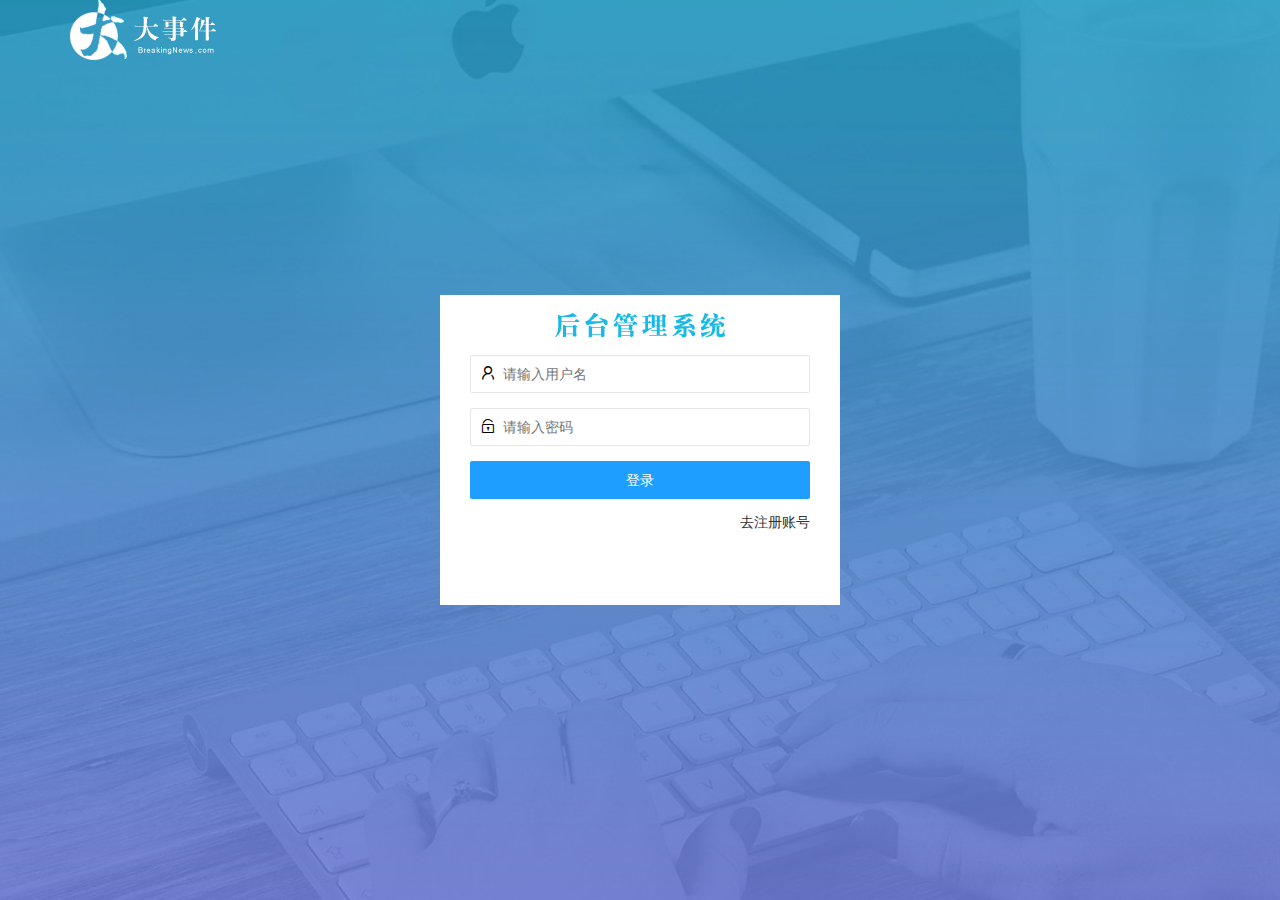
<file: login.html>
<!DOCTYPE html>
<html lang="en">
  <head>
    <meta charset="UTF-8" />
    <meta http-equiv="X-UA-Compatible" content="IE=edge" />
    <meta name="viewport" content="width=device-width, initial-scale=1.0" />
    <title>大事件-登陆/注册</title>
    <link rel="stylesheet" href="./assets/lib/layui/css/layui.css" />
    <link rel="stylesheet" href="./assets/css/login.css" />
  </head>
  <body>
    <!-- 头部的 Logo 区域 -->
    <div class="layui-main">
      <img src="/assets/images/logo.png" alt="" />
    </div>

    <!-- 登录注册区域 -->
    <div class="loginAndRegBox">
      <div class="title-box"></div>
      <!-- 登录的div -->
      <div class="login-box">
        <!-- 登录的表单 -->
        <form class="layui-form" id="login-box" action="">
          <!-- 用户名 -->
          <div class="layui-form-item">
            <i class="layui-icon layui-icon-username"></i>
            <input
              type="text"
              name="username"
              lay-verify="required"
              autocomplete="off"
              placeholder="请输入用户名"
              class="layui-input"
            />
          </div>
          <!-- 密码 -->
          <div class="layui-form-item">
            <i class="layui-icon layui-icon-password"></i>
            <input
              type="password"
              name="password"
              lay-verify="required|pwd"
              autocomplete="off"
              placeholder="请输入密码"
              class="layui-input"
            />
          </div>
          <!-- 登录按钮 -->
          <div class="layui-form-item">
            <button
            class="layui-btn layui-btn-fluid layui-btn-normal"
            lay-submit
          >
            登录
          </button>
          </div>
          <!-- 去注册账号按钮 -->
          <div class="layui-form-item links">
            <a href="javascript:;" id="link_reg">去注册账号</a>
          </div>
        </form>
      </div>


      <!-- 注册的div -->
      <div class="reg-box">
        <!-- 注册的表单 -->
        <form class="layui-form" id="form-reg">
          <!-- 用户名 -->
          <div class="layui-form-item">
            <i class="layui-icon layui-icon-username"></i>
            <input
              type="text"
              name="username"
              lay-verify="required"
              autocomplete="off"
              placeholder="请输入用户名"
              class="layui-input"
            />
          </div>
          <!-- 新密码 -->
          <div class="layui-form-item">
            <i class="layui-icon layui-icon-password"></i>
            <input
              type="password"
              name="password"
              lay-verify="required|pwd"
              autocomplete="off"
              placeholder="请输入密码"
              class="layui-input"
            />
          </div>
          <!-- 新密码确认 -->
          <div class="layui-form-item">
            <i class="layui-icon layui-icon-password"></i>
            <input
              type="password"
              name="repassword"
              lay-verify="required|pwd|repwd"
              autocomplete="off"
              placeholder="请再次输入密码"
              class="layui-input"
            />
          </div>
          <!-- 注册按钮 -->
          <div class="layui-form-item">
            <button
              class="layui-btn layui-btn-fluid layui-btn-normal"
              lay-submit
            >
              注册
            </button>
          </div>
          <!-- 去注册账号按钮 -->
          <div class="layui-form-item links">
            <a href="javascript:;" id="link_login">去登录</a>
          </div>
        </form>
      </div>
    </div>

    <script src="./assets/lib/layui/layui.all.js"></script>
    <script src="./assets/lib/jquery.js"></script>
    <script src="./assets/js/baseAPI.js"></script>
    <script src="./assets/js/login.js"></script>
  </body>
</html>
</file>
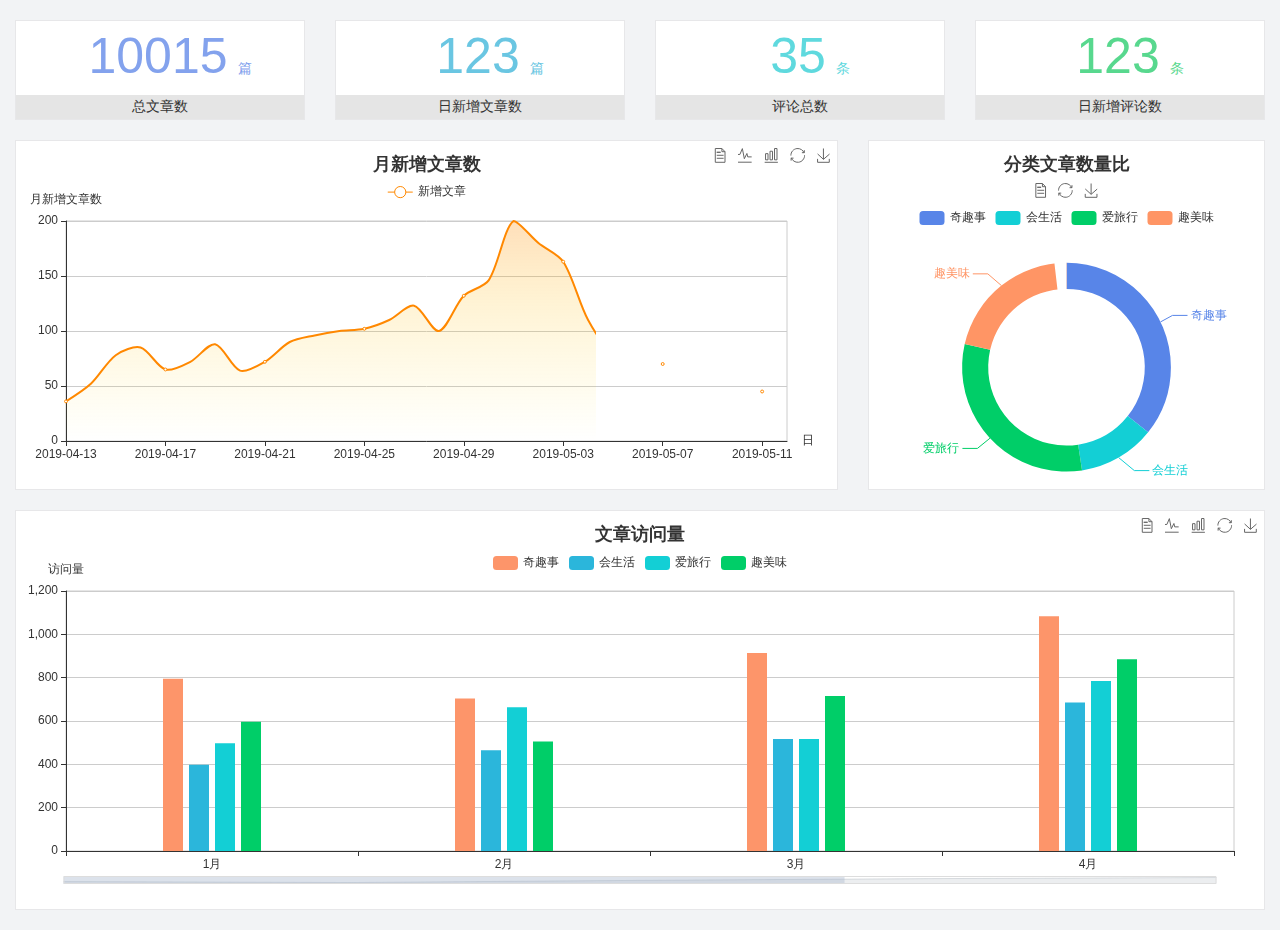
<file: home/dashboard.html>
<!DOCTYPE html>
<html lang="en">

<head>
  <meta charset="UTF-8">
  <meta name="viewport" content="width=device-width, initial-scale=1.0">
  <meta http-equiv="X-UA-Compatible" content="ie=edge">
  <title>图表统计</title>
  <link rel="stylesheet" href="../../assets/lib/bootstrap.css" />
  <link rel="stylesheet" href="../../assets/lib/main.css" />
  <script src="../../assets/lib/jquery.js"></script>
  <script type="text/javascript" src="../../assets/lib/echarts.min.js"></script>
</head>

<body>
  <div class="container-fluid">
    <div class="row spannel_list">
      <div class="col-sm-3 col-xs-6">
        <div class="spannel">
          <em>10015</em><span>篇</span>
          <b>总文章数</b>
        </div>
      </div>
      <div class="col-sm-3 col-xs-6">
        <div class="spannel scolor01">
          <em>123</em><span>篇</span>
          <b>日新增文章数</b>
        </div>
      </div>
      <div class="col-sm-3 col-xs-6">
        <div class="spannel scolor02">
          <em>35</em><span>条</span>
          <b>评论总数</b>
        </div>
      </div>
      <div class="col-sm-3 col-xs-6">
        <div class="spannel scolor03">
          <em>123</em><span>条</span>
          <b>日新增评论数</b>
        </div>
      </div>
    </div>
  </div>

  <div class="container-fluid">
    <div class="row curve-pie">
      <div class="col-lg-8 col-md-8">
        <div class="gragh_pannel" id="curve_show"></div>
      </div>
      <div class="col-lg-4 col-md-4">
        <div class="gragh_pannel" id="pie_show"></div>
      </div>
    </div>
  </div>

  <div class="container-fluid">
    <div class="column_pannel" id="column_show"></div>
  </div>

  <script>
    var oChart = echarts.init(document.getElementById('curve_show'));
    var aList_all = [
      { 'count': 36, 'date': '2019-04-13' },
      { 'count': 52, 'date': '2019-04-14' },
      { 'count': 78, 'date': '2019-04-15' },
      { 'count': 85, 'date': '2019-04-16' },
      { 'count': 65, 'date': '2019-04-17' },
      { 'count': 72, 'date': '2019-04-18' },
      { 'count': 88, 'date': '2019-04-19' },
      { 'count': 64, 'date': '2019-04-20' },
      { 'count': 72, 'date': '2019-04-21' },
      { 'count': 90, 'date': '2019-04-22' },
      { 'count': 96, 'date': '2019-04-23' },
      { 'count': 100, 'date': '2019-04-24' },
      { 'count': 102, 'date': '2019-04-25' },
      { 'count': 110, 'date': '2019-04-26' },
      { 'count': 123, 'date': '2019-04-27' },
      { 'count': 100, 'date': '2019-04-28' },
      { 'count': 132, 'date': '2019-04-29' },
      { 'count': 146, 'date': '2019-04-30' },
      { 'count': 200, 'date': '2019-05-01' },
      { 'count': 180, 'date': '2019-05-02' },
      { 'count': 163, 'date': '2019-05-03' },
      { 'count': 110, 'date': '2019-05-04' },
      { 'count': 80, 'date': '2019-05-05' },
      { 'count': 82, 'date': '2019-05-06' },
      { 'count': 70, 'date': '2019-05-07' },
      { 'count': 65, 'date': '2019-05-08' },
      { 'count': 54, 'date': '2019-05-09' },
      { 'count': 40, 'date': '2019-05-10' },
      { 'count': 45, 'date': '2019-05-11' },
      { 'count': 38, 'date': '2019-05-12' },
    ];

    let aCount = [];
    let aDate = [];

    for (var i = 0; i < aList_all.length; i++) {
      aCount.push(aList_all[i].count);
      aDate.push(aList_all[i].date);
    }

    var chartopt = {
      title: {
        text: '月新增文章数',
        left: 'center',
        top: '10'
      },
      tooltip: {
        trigger: 'axis'
      },
      legend: {
        data: ['新增文章'],
        top: '40'
      },
      toolbox: {
        show: true,
        feature: {
          mark: { show: true },
          dataView: { show: true, readOnly: false },
          magicType: { show: true, type: ['line', 'bar'] },
          restore: { show: true },
          saveAsImage: { show: true }
        }
      },
      calculable: true,
      xAxis: [
        {
          name: '日',
          type: 'category',
          boundaryGap: false,
          data: aDate
        }
      ],
      yAxis: [
        {
          name: '月新增文章数',
          type: 'value'
        }
      ],
      series: [
        {
          name: '新增文章',
          type: 'line',
          smooth: true,
          itemStyle: { normal: { areaStyle: { type: 'default' }, color: '#f80' }, lineStyle: { color: '#f80' } },
          data: aCount
        }],
      areaStyle: {
        normal: {
          color: new echarts.graphic.LinearGradient(0, 0, 0, 1, [{
            offset: 0,
            color: 'rgba(255,136,0,0.39)'
          }, {
            offset: .34,
            color: 'rgba(255,180,0,0.25)'
          }, {
            offset: 1,
            color: 'rgba(255,222,0,0.00)'
          }])

        }
      },
      grid: {
        show: true,
        x: 50,
        x2: 50,
        y: 80,
        height: 220
      }
    };

    oChart.setOption(chartopt);


    var oPie = echarts.init(document.getElementById('pie_show'));
    var oPieopt =
    {
      title: {
        top: 10,
        text: '分类文章数量比',
        x: 'center'
      },
      tooltip: {
        trigger: 'item',
        formatter: "{a} <br/>{b} : {c} ({d}%)"
      },
      color: ['#5885e8', '#13cfd5', '#00ce68', '#ff9565'],
      legend: {
        x: 'center',
        top: 65,
        data: ['奇趣事', '会生活', '爱旅行', '趣美味']
      },
      toolbox: {
        show: true,
        x: 'center',
        top: 35,
        feature: {
          mark: { show: true },
          dataView: { show: true, readOnly: false },
          magicType: {
            show: true,
            type: ['pie', 'funnel'],
            option: {
              funnel: {
                x: '25%',
                width: '50%',
                funnelAlign: 'left',
                max: 1548
              }
            }
          },
          restore: { show: true },
          saveAsImage: { show: true }
        }
      },
      calculable: true,
      series: [
        {
          name: '访问来源',
          type: 'pie',
          radius: ['45%', '60%'],
          center: ['50%', '65%'],
          data: [
            { value: 300, name: '奇趣事' },
            { value: 100, name: '会生活' },
            { value: 260, name: '爱旅行' },
            { value: 180, name: '趣美味' }
          ]
        }
      ]
    };
    oPie.setOption(oPieopt);



    var oColumn = this.echarts.init(document.getElementById('column_show'));
    var oColumnopt =
    {
      title: {
        text: '文章访问量',
        left: 'center',
        top: '10'
      },
      tooltip: {
        trigger: 'axis'
      },
      legend: {
        data: ['奇趣事', '会生活', '爱旅行', '趣美味'],
        top: '40'
      },
      toolbox: {
        show: true,
        feature: {
          mark: { show: true },
          dataView: { show: true, readOnly: false },
          magicType: { show: true, type: ['line', 'bar'] },
          restore: { show: true },
          saveAsImage: { show: true }
        }
      },
      calculable: true,
      xAxis: [
        {
          type: 'category',
          data: ['1月', '2月', '3月', '4月', '5月']
        }
      ],
      yAxis: [
        {
          name: '访问量',
          type: 'value'
        }
      ],
      series: [
        {
          name: '奇趣事',
          type: 'bar',
          barWidth: 20,
          itemStyle: {
            normal: { areaStyle: { type: 'default' }, color: '#fd956a' }
          },
          data: [800, 708, 920, 1090, 1200]
        },
        {
          name: '会生活',
          type: 'bar',
          barWidth: 20,
          itemStyle: {
            normal: { areaStyle: { type: 'default' }, color: '#2bb6db' }
          },
          data: [400, 468, 520, 690, 800]
        },
        {
          name: '爱旅行',
          type: 'bar',
          barWidth: 20,
          itemStyle: {
            normal: { areaStyle: { type: 'default' }, color: '#13cfd5' }
          },
          data: [500, 668, 520, 790, 900]
        },
        {
          name: '趣美味',
          type: 'bar',
          barWidth: 20,
          itemStyle: {
            normal: { areaStyle: { type: 'default' }, color: '#00ce68' }
          },
          data: [600, 508, 720, 890, 1000]
        }
      ],
      grid: {
        show: true,
        x: 50,
        x2: 30,
        y: 80,
        height: 260
      },
      dataZoom: [//给x轴设置滚动条
        {
          start: 0,//默认为0
          end: 100 - 1000 / 31,//默认为100
          type: 'slider',
          show: true,
          xAxisIndex: [0],
          handleSize: 0,//滑动条的 左右2个滑动条的大小
          height: 8,//组件高度
          left: 45, //左边的距离
          right: 50,//右边的距离
          bottom: 26,//右边的距离
          handleColor: '#ddd',//h滑动图标的颜色
          handleStyle: {
            borderColor: "#cacaca",
            borderWidth: "1",
            shadowBlur: 2,
            background: "#ddd",
            shadowColor: "#ddd",
          }
        }]
    };
    oColumn.setOption(oColumnopt);
  </script>
</body>

</html>
</file>
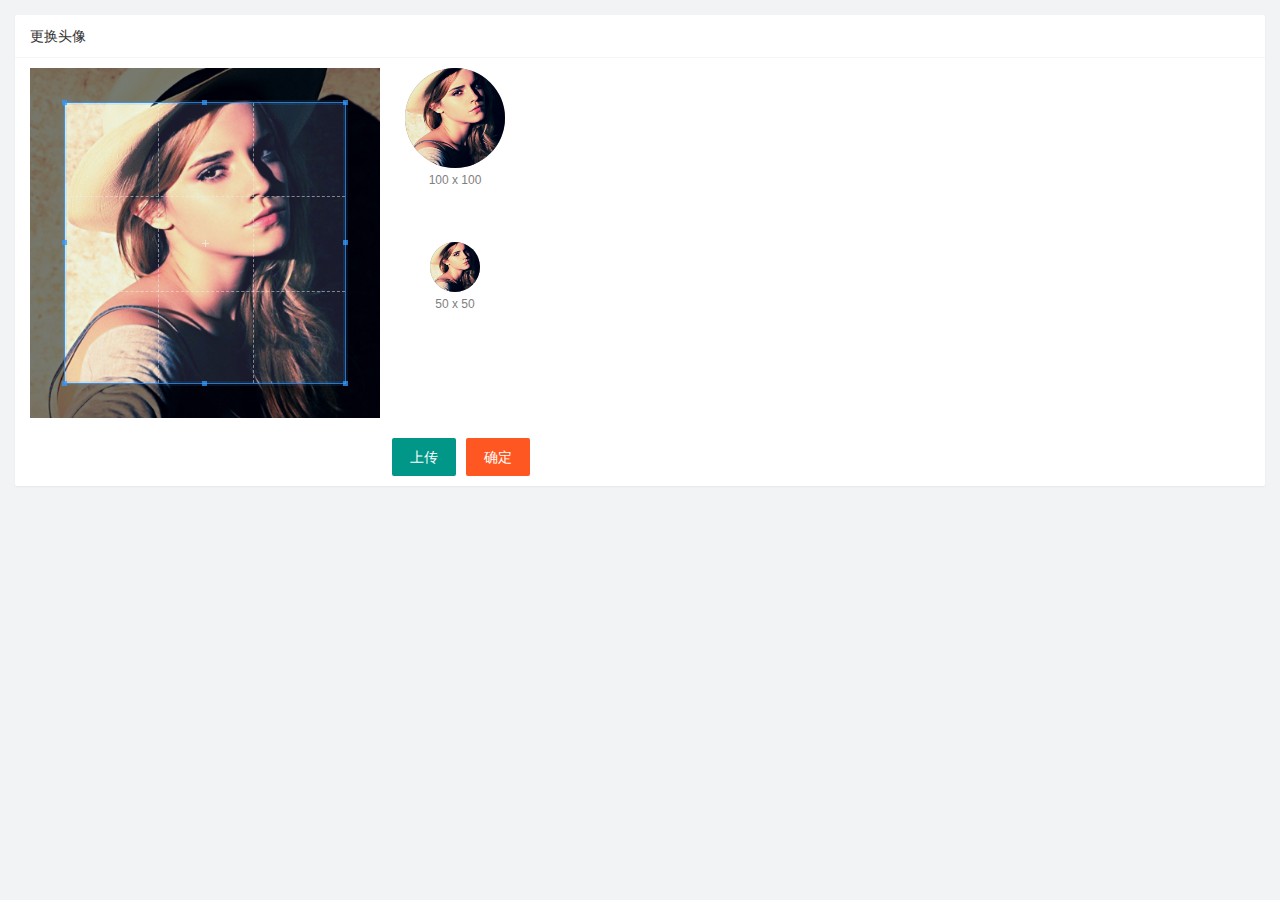
<file: user/user_avatar.html>
<!DOCTYPE html>
<html lang="en">
  <head>
    <meta charset="UTF-8" />
    <meta http-equiv="X-UA-Compatible" content="IE=edge" />
    <meta name="viewport" content="width=device-width, initial-scale=1.0" />
    <title>Document</title>
    <link rel="stylesheet" href="../assets/lib/layui/css/layui.css" />
    <link rel="stylesheet" href="../assets/lib/cropper/cropper.css" />
    <link rel="stylesheet" href="../assets/css/user/user_avatar.css" />
  </head>
  <body>
    <div class="layui-card">
      <div class="layui-card-header">更换头像</div>
      <div class="layui-card-body">
        <!-- 插入corpper的模板结构 -->
        <!-- 第一行的图片裁剪和预览区域 -->
        <div class="row1">
          <!-- 图片裁剪区域 -->
          <div class="cropper-box">
            <!-- 这个 img 标签很重要，将来会把它初始化为裁剪区域 -->
            <img id="image" src="/assets/images/sample.jpg" />
          </div>
          <!-- 图片的预览区域 -->
          <div class="preview-box">
            <div>
              <!-- 宽高为 100px 的预览区域 -->
              <div class="img-preview w100"></div>
              <p class="size">100 x 100</p>
            </div>
            <div>
              <!-- 宽高为 50px 的预览区域 -->
              <div class="img-preview w50"></div>
              <p class="size">50 x 50</p>
            </div>
          </div>
        </div>

        <!-- 第二行的按钮区域 -->
        <div class="row2">
          <input type="file" id="file" accept="image/png,image/jpeg" />
          <button type="button" class="layui-btn" id="btnChoseImage">
            上传
          </button>
          <button
            type="button"
            class="layui-btn layui-btn-danger"
            id="btnUpload"
          >
            确定
          </button>
        </div>
      </div>
    </div>

    <script src="../assets/lib/layui/layui.all.js"></script>
    <script src="../assets/lib/jquery.js"></script>
    <script src="../assets/lib/cropper/Cropper.js"></script>
    <script src="../assets/lib/cropper/jquery-cropper.js"></script>
    <script src="../assets/js/baseAPI.js"></script>
    <script src="../assets/js/user/user_avatar.js"></script>
  </body>
</html>
</file>
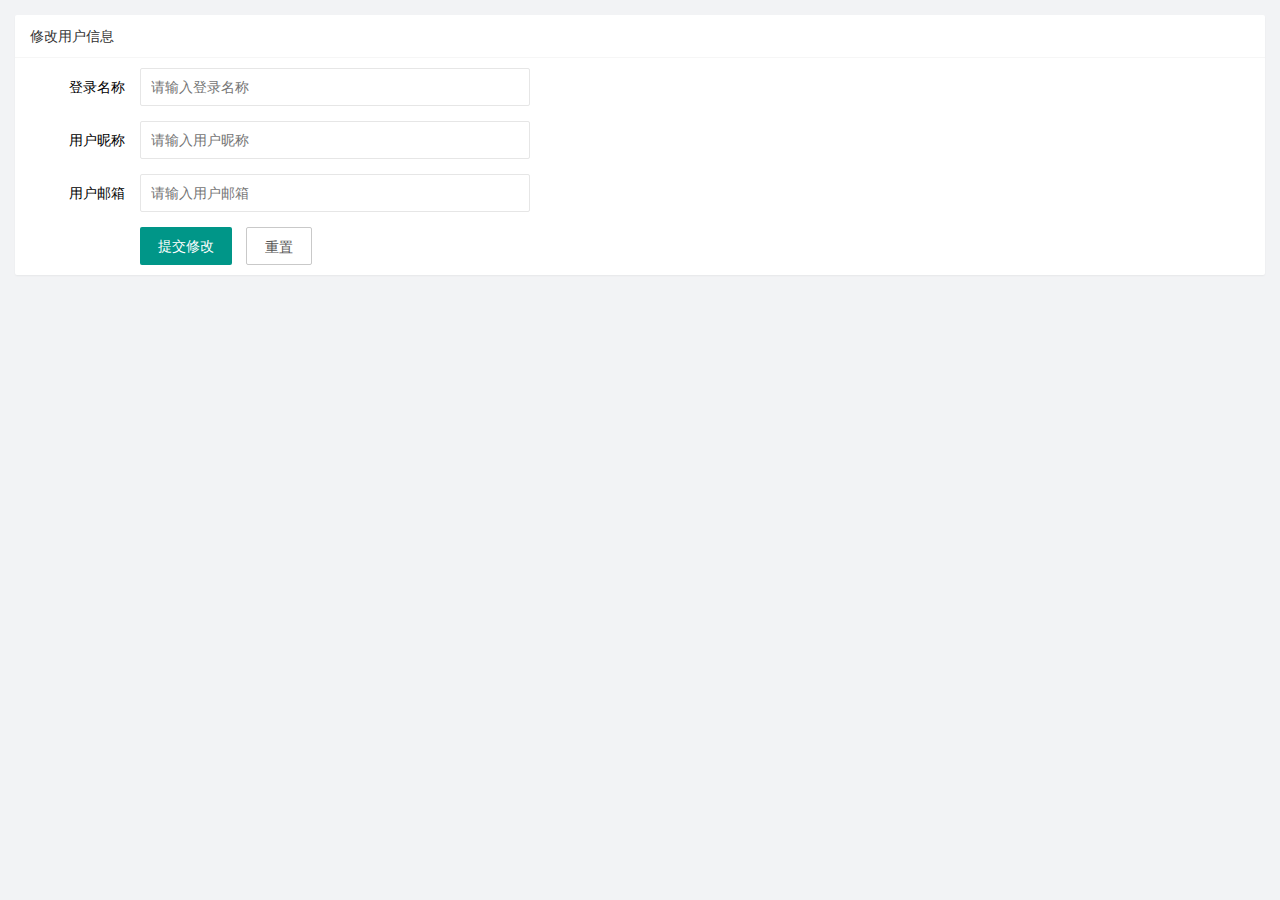
<file: user/user_info.html>
<!DOCTYPE html>
<html lang="en">
  <head>
    <meta charset="UTF-8" />
    <meta http-equiv="X-UA-Compatible" content="IE=edge" />
    <meta name="viewport" content="width=device-width, initial-scale=1.0" />
    <title>Document</title>
    <link rel="stylesheet" href="../assets/lib/layui/css/layui.css" />
    <link rel="stylesheet" href="../assets/css/user/user_info.css" />
  </head>
  <body>
    <div class="layui-card">
      <div class="layui-card-header">修改用户信息</div>
      <div class="layui-card-body">
        <!-- 表单区域 -->
        <form class="layui-form" lay-filter="formUserInfo">
          <input type="hidden" name="id" value="" />
          <div class="layui-form-item">
            <label class="layui-form-label">登录名称</label>
            <div class="layui-input-block">
              <input
                type="text"
                name="username"
                required
                lay-verify="required"
                placeholder="请输入登录名称"
                autocomplete="off"
                class="layui-input"
                readonly
              />
            </div>
          </div>

          <div class="layui-form-item">
            <label class="layui-form-label">用户昵称</label>
            <div class="layui-input-block">
              <input
                type="text"
                name="nickname"
                required
                lay-verify="required|nickname"
                placeholder="请输入用户昵称"
                autocomplete="off"
                class="layui-input"
              />
            </div>
          </div>

          <div class="layui-form-item">
            <label class="layui-form-label">用户邮箱</label>
            <div class="layui-input-block">
              <input
                type="text"
                name="email"
                required
                lay-verify="required|email"
                placeholder="请输入用户邮箱"
                autocomplete="off"
                class="layui-input"
              />
            </div>
          </div>

          <div class="layui-input-block">
            <button class="layui-btn" lay-submit lay-filter="formDemo">
              提交修改
            </button>
            <button
              id="btnReset"
              type="reset"
              class="layui-btn layui-btn-primary"
            >
              重置
            </button>
          </div>
        </form>
      </div>
    </div>

    <script src="../assets/lib/layui/layui.all.js"></script>
    <script src="../assets/lib/jquery.js"></script>
    <script src="../assets/js/baseAPI.js"></script>
    <script src="../assets/js/user/user_info.js"></script>
  </body>
</html>
</file>
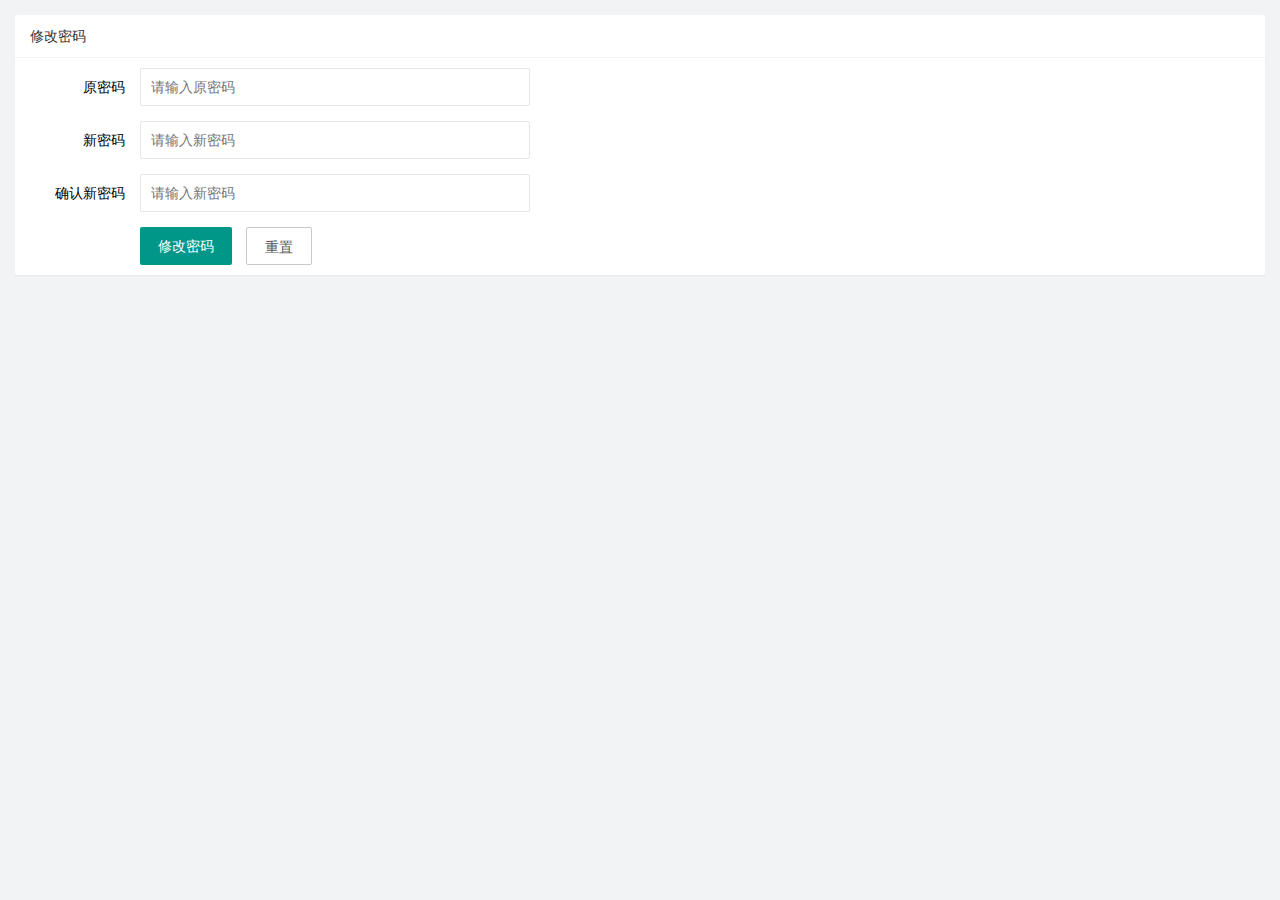
<file: user/user_pwd.html>
<!DOCTYPE html>
<html lang="en">
  <head>
    <meta charset="UTF-8" />
    <meta http-equiv="X-UA-Compatible" content="IE=edge" />
    <meta name="viewport" content="width=device-width, initial-scale=1.0" />
    <title>Document</title>
    <link rel="stylesheet" href="../assets/lib/layui/css/layui.css" />
    <link rel="stylesheet" href="../assets/css/user/user_pwd.css" />
  </head>
  <body>
    <div class="layui-card">
      <div class="layui-card-header">修改密码</div>
      <div class="layui-card-body">
        <!-- 表单区域 -->
        <form class="layui-form" lay-filter="formUserInfo">
          <div class="layui-form-item">
            <label class="layui-form-label">原密码</label>
            <div class="layui-input-block">
              <input
                type="password"
                name="oldPwd"
                required
                lay-verify="required|pwd"
                placeholder="请输入原密码"
                autocomplete="off"
                class="layui-input"
              />
            </div>
          </div>

          <div class="layui-form-item">
            <label class="layui-form-label">新密码</label>
            <div class="layui-input-block">
              <input
                type="password"
                name="newPwd"
                required
                lay-verify="required|samepwd"
                placeholder="请输入新密码"
                autocomplete="off"
                class="layui-input"
              />
            </div>
          </div>

          <div class="layui-form-item">
            <label class="layui-form-label">确认新密码</label>
            <div class="layui-input-block">
              <input
                type="password"
                name="rePwd"
                required
                lay-verify="required|rePwd"
                placeholder="请输入新密码"
                autocomplete="off"
                class="layui-input"
              />
            </div>
          </div>

          <div class="layui-input-block">
            <button class="layui-btn" lay-submit lay-filter="formDemo">
              修改密码
            </button>
            <button
              id="btnReset"
              type="reset"
              class="layui-btn layui-btn-primary"
            >
              重置
            </button>
          </div>
        </form>
      </div>
    </div>

    <script src="../assets/lib/layui/layui.all.js"></script>
    <script src="../assets/lib/jquery.js"></script>
    <script src="../assets/js/baseAPI.js"></script>
    <script src="../assets/js/user/user_pwd.js"></script>
  </body>
</html>
</file>
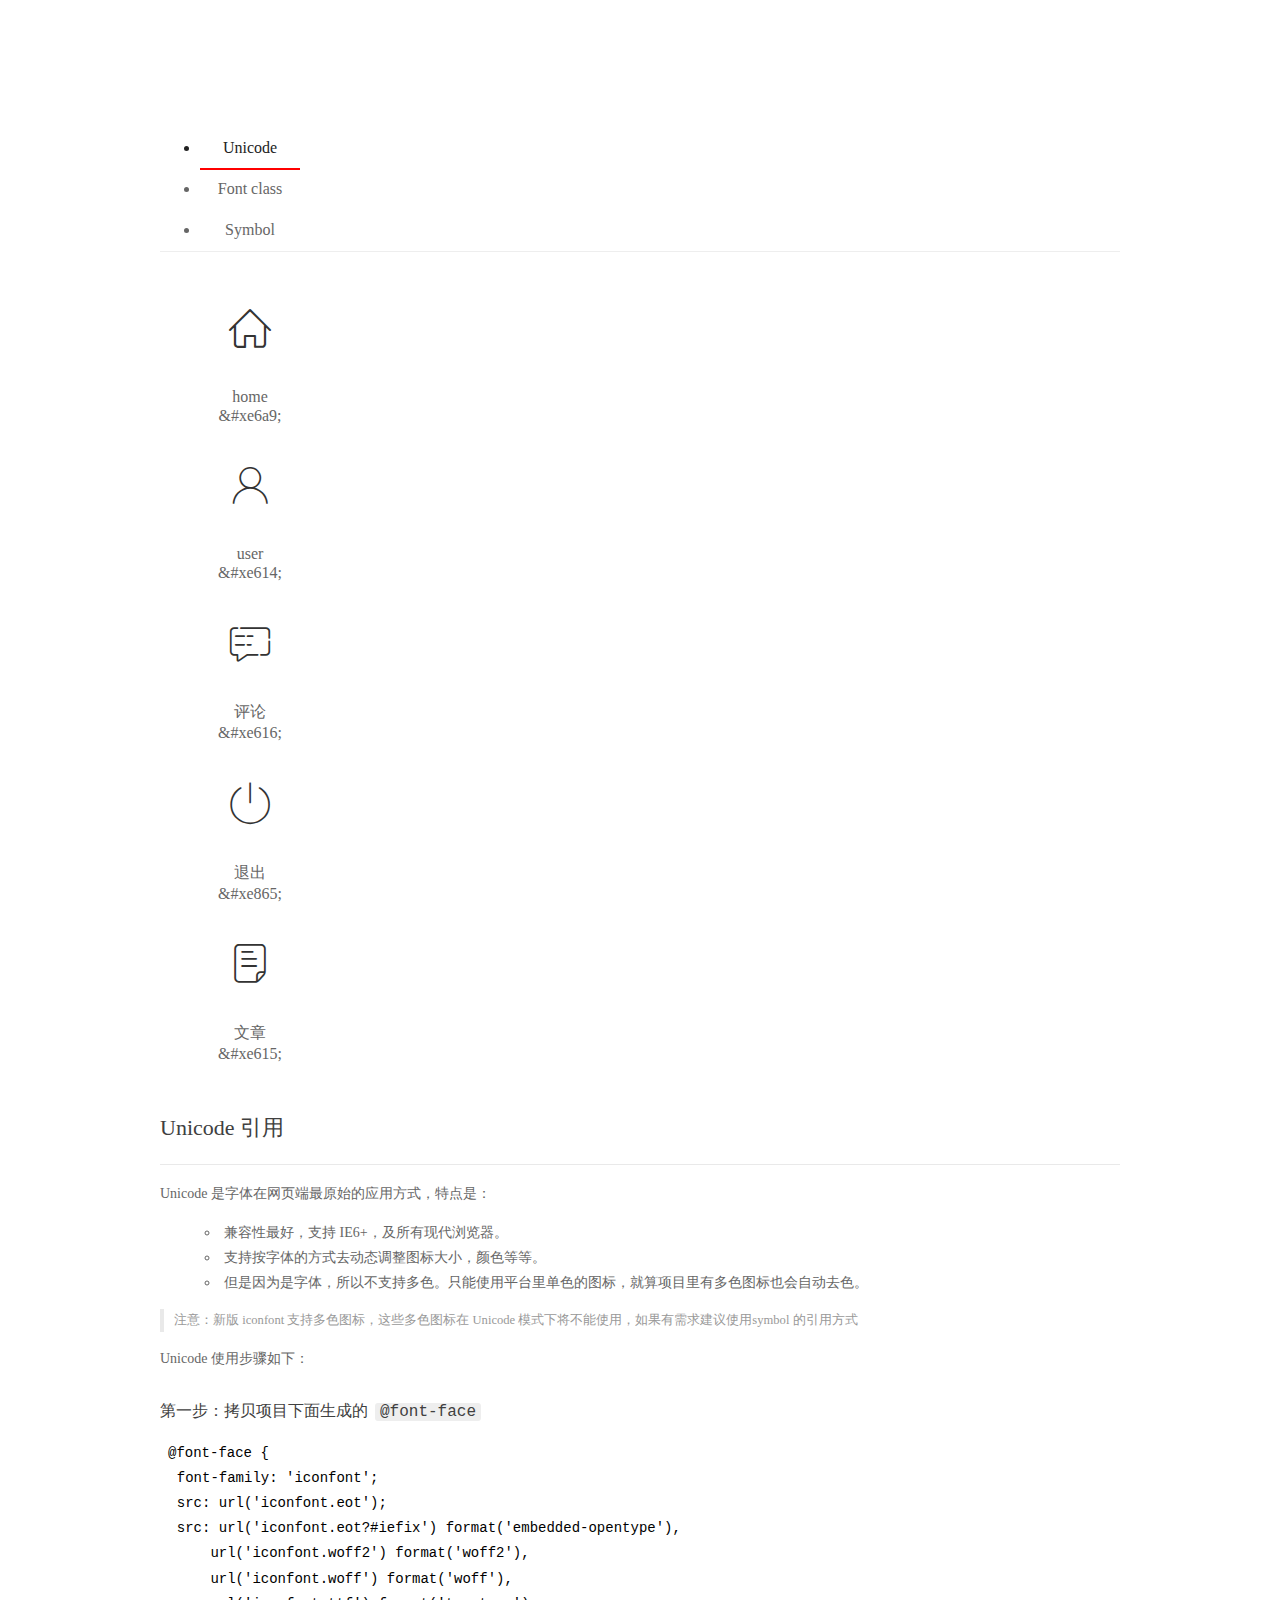
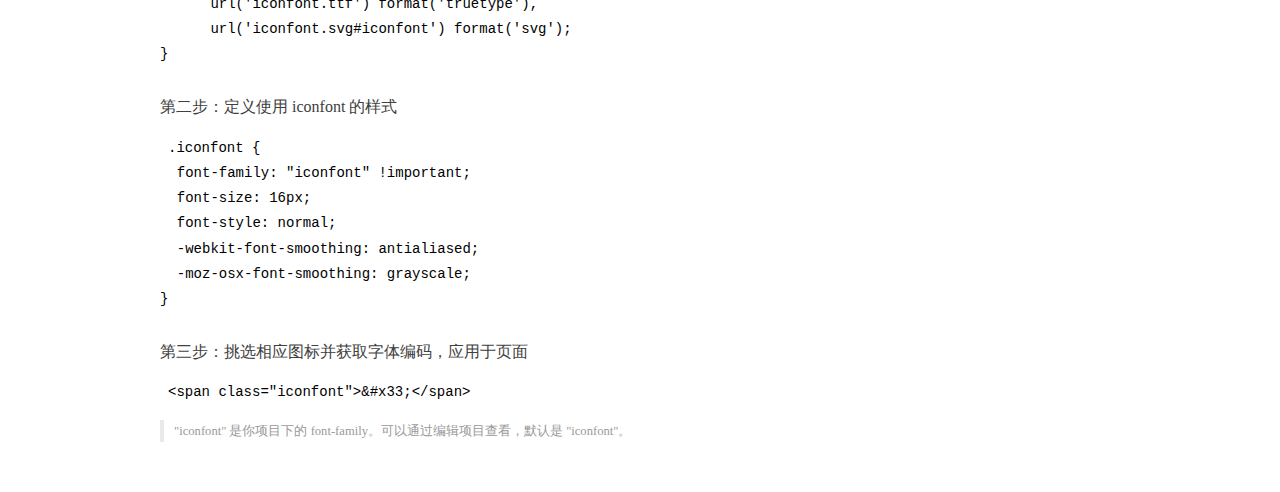
<file: assets/fonts/demo_index.html>
<!DOCTYPE html>
<html>
<head>
  <meta charset="utf-8"/>
  <title>IconFont Demo</title>
  <link rel="shortcut icon" href="https://gtms04.alicdn.com/tps/i4/TB1_oz6GVXXXXaFXpXXJDFnIXXX-64-64.ico" type="image/x-icon"/>
  <link rel="stylesheet" href="https://g.alicdn.com/thx/cube/1.3.2/cube.min.css">
  <link rel="stylesheet" href="demo.css">
  <link rel="stylesheet" href="iconfont.css">
  <script src="iconfont.js"></script>
  <!-- jQuery -->
  <script src="https://a1.alicdn.com/oss/uploads/2018/12/26/7bfddb60-08e8-11e9-9b04-53e73bb6408b.js"></script>
  <!-- 代码高亮 -->
  <script src="https://a1.alicdn.com/oss/uploads/2018/12/26/a3f714d0-08e6-11e9-8a15-ebf944d7534c.js"></script>
</head>
<body>
  <div class="main">
    <h1 class="logo"><a href="https://www.iconfont.cn/" title="iconfont 首页" target="_blank">&#xe86b;</a></h1>
    <div class="nav-tabs">
      <ul id="tabs" class="dib-box">
        <li class="dib active"><span>Unicode</span></li>
        <li class="dib"><span>Font class</span></li>
        <li class="dib"><span>Symbol</span></li>
      </ul>
      
    </div>
    <div class="tab-container">
      <div class="content unicode" style="display: block;">
          <ul class="icon_lists dib-box">
          
            <li class="dib">
              <span class="icon iconfont">&#xe6a9;</span>
                <div class="name">home</div>
                <div class="code-name">&amp;#xe6a9;</div>
              </li>
          
            <li class="dib">
              <span class="icon iconfont">&#xe614;</span>
                <div class="name">user</div>
                <div class="code-name">&amp;#xe614;</div>
              </li>
          
            <li class="dib">
              <span class="icon iconfont">&#xe616;</span>
                <div class="name">评论</div>
                <div class="code-name">&amp;#xe616;</div>
              </li>
          
            <li class="dib">
              <span class="icon iconfont">&#xe865;</span>
                <div class="name">退出</div>
                <div class="code-name">&amp;#xe865;</div>
              </li>
          
            <li class="dib">
              <span class="icon iconfont">&#xe615;</span>
                <div class="name">文章</div>
                <div class="code-name">&amp;#xe615;</div>
              </li>
          
          </ul>
          <div class="article markdown">
          <h2 id="unicode-">Unicode 引用</h2>
          <hr>

          <p>Unicode 是字体在网页端最原始的应用方式，特点是：</p>
          <ul>
            <li>兼容性最好，支持 IE6+，及所有现代浏览器。</li>
            <li>支持按字体的方式去动态调整图标大小，颜色等等。</li>
            <li>但是因为是字体，所以不支持多色。只能使用平台里单色的图标，就算项目里有多色图标也会自动去色。</li>
          </ul>
          <blockquote>
            <p>注意：新版 iconfont 支持多色图标，这些多色图标在 Unicode 模式下将不能使用，如果有需求建议使用symbol 的引用方式</p>
          </blockquote>
          <p>Unicode 使用步骤如下：</p>
          <h3 id="-font-face">第一步：拷贝项目下面生成的 <code>@font-face</code></h3>
<pre><code class="language-css"
>@font-face {
  font-family: 'iconfont';
  src: url('iconfont.eot');
  src: url('iconfont.eot?#iefix') format('embedded-opentype'),
      url('iconfont.woff2') format('woff2'),
      url('iconfont.woff') format('woff'),
      url('iconfont.ttf') format('truetype'),
      url('iconfont.svg#iconfont') format('svg');
}
</code></pre>
          <h3 id="-iconfont-">第二步：定义使用 iconfont 的样式</h3>
<pre><code class="language-css"
>.iconfont {
  font-family: "iconfont" !important;
  font-size: 16px;
  font-style: normal;
  -webkit-font-smoothing: antialiased;
  -moz-osx-font-smoothing: grayscale;
}
</code></pre>
          <h3 id="-">第三步：挑选相应图标并获取字体编码，应用于页面</h3>
<pre>
<code class="language-html"
>&lt;span class="iconfont"&gt;&amp;#x33;&lt;/span&gt;
</code></pre>
          <blockquote>
            <p>"iconfont" 是你项目下的 font-family。可以通过编辑项目查看，默认是 "iconfont"。</p>
          </blockquote>
          </div>
      </div>
      <div class="content font-class">
        <ul class="icon_lists dib-box">
          
          <li class="dib">
            <span class="icon iconfont icon-home"></span>
            <div class="name">
              home
            </div>
            <div class="code-name">.icon-home
            </div>
          </li>
          
          <li class="dib">
            <span class="icon iconfont icon-user"></span>
            <div class="name">
              user
            </div>
            <div class="code-name">.icon-user
            </div>
          </li>
          
          <li class="dib">
            <span class="icon iconfont icon-pinglun"></span>
            <div class="name">
              评论
            </div>
            <div class="code-name">.icon-pinglun
            </div>
          </li>
          
          <li class="dib">
            <span class="icon iconfont icon-tuichu"></span>
            <div class="name">
              退出
            </div>
            <div class="code-name">.icon-tuichu
            </div>
          </li>
          
          <li class="dib">
            <span class="icon iconfont icon-16"></span>
            <div class="name">
              文章
            </div>
            <div class="code-name">.icon-16
            </div>
          </li>
          
        </ul>
        <div class="article markdown">
        <h2 id="font-class-">font-class 引用</h2>
        <hr>

        <p>font-class 是 Unicode 使用方式的一种变种，主要是解决 Unicode 书写不直观，语意不明确的问题。</p>
        <p>与 Unicode 使用方式相比，具有如下特点：</p>
        <ul>
          <li>兼容性良好，支持 IE8+，及所有现代浏览器。</li>
          <li>相比于 Unicode 语意明确，书写更直观。可以很容易分辨这个 icon 是什么。</li>
          <li>因为使用 class 来定义图标，所以当要替换图标时，只需要修改 class 里面的 Unicode 引用。</li>
          <li>不过因为本质上还是使用的字体，所以多色图标还是不支持的。</li>
        </ul>
        <p>使用步骤如下：</p>
        <h3 id="-fontclass-">第一步：引入项目下面生成的 fontclass 代码：</h3>
<pre><code class="language-html">&lt;link rel="stylesheet" href="./iconfont.css"&gt;
</code></pre>
        <h3 id="-">第二步：挑选相应图标并获取类名，应用于页面：</h3>
<pre><code class="language-html">&lt;span class="iconfont icon-xxx"&gt;&lt;/span&gt;
</code></pre>
        <blockquote>
          <p>"
            iconfont" 是你项目下的 font-family。可以通过编辑项目查看，默认是 "iconfont"。</p>
        </blockquote>
      </div>
      </div>
      <div class="content symbol">
          <ul class="icon_lists dib-box">
          
            <li class="dib">
                <svg class="icon svg-icon" aria-hidden="true">
                  <use xlink:href="#icon-home"></use>
                </svg>
                <div class="name">home</div>
                <div class="code-name">#icon-home</div>
            </li>
          
            <li class="dib">
                <svg class="icon svg-icon" aria-hidden="true">
                  <use xlink:href="#icon-user"></use>
                </svg>
                <div class="name">user</div>
                <div class="code-name">#icon-user</div>
            </li>
          
            <li class="dib">
                <svg class="icon svg-icon" aria-hidden="true">
                  <use xlink:href="#icon-pinglun"></use>
                </svg>
                <div class="name">评论</div>
                <div class="code-name">#icon-pinglun</div>
            </li>
          
            <li class="dib">
                <svg class="icon svg-icon" aria-hidden="true">
                  <use xlink:href="#icon-tuichu"></use>
                </svg>
                <div class="name">退出</div>
                <div class="code-name">#icon-tuichu</div>
            </li>
          
            <li class="dib">
                <svg class="icon svg-icon" aria-hidden="true">
                  <use xlink:href="#icon-16"></use>
                </svg>
                <div class="name">文章</div>
                <div class="code-name">#icon-16</div>
            </li>
          
          </ul>
          <div class="article markdown">
          <h2 id="symbol-">Symbol 引用</h2>
          <hr>

          <p>这是一种全新的使用方式，应该说这才是未来的主流，也是平台目前推荐的用法。相关介绍可以参考这篇<a href="">文章</a>
            这种用法其实是做了一个 SVG 的集合，与另外两种相比具有如下特点：</p>
          <ul>
            <li>支持多色图标了，不再受单色限制。</li>
            <li>通过一些技巧，支持像字体那样，通过 <code>font-size</code>, <code>color</code> 来调整样式。</li>
            <li>兼容性较差，支持 IE9+，及现代浏览器。</li>
            <li>浏览器渲染 SVG 的性能一般，还不如 png。</li>
          </ul>
          <p>使用步骤如下：</p>
          <h3 id="-symbol-">第一步：引入项目下面生成的 symbol 代码：</h3>
<pre><code class="language-html">&lt;script src="./iconfont.js"&gt;&lt;/script&gt;
</code></pre>
          <h3 id="-css-">第二步：加入通用 CSS 代码（引入一次就行）：</h3>
<pre><code class="language-html">&lt;style&gt;
.icon {
  width: 1em;
  height: 1em;
  vertical-align: -0.15em;
  fill: currentColor;
  overflow: hidden;
}
&lt;/style&gt;
</code></pre>
          <h3 id="-">第三步：挑选相应图标并获取类名，应用于页面：</h3>
<pre><code class="language-html">&lt;svg class="icon" aria-hidden="true"&gt;
  &lt;use xlink:href="#icon-xxx"&gt;&lt;/use&gt;
&lt;/svg&gt;
</code></pre>
          </div>
      </div>

    </div>
  </div>
  <script>
  $(document).ready(function () {
      $('.tab-container .content:first').show()

      $('#tabs li').click(function (e) {
        var tabContent = $('.tab-container .content')
        var index = $(this).index()

        if ($(this).hasClass('active')) {
          return
        } else {
          $('#tabs li').removeClass('active')
          $(this).addClass('active')

          tabContent.hide().eq(index).fadeIn()
        }
      })
    })
  </script>
</body>
</html>
</file>
<file: assets/lib/layui/css/layui.css>
/** layui-v2.5.5 MIT License By https://www.layui.com */
 .layui-inline,img{display:inline-block;vertical-align:middle}h1,h2,h3,h4,h5,h6{font-weight:400}.layui-edge,.layui-header,.layui-inline,.layui-main{position:relative}.layui-body,.layui-edge,.layui-elip{overflow:hidden}.layui-btn,.layui-edge,.layui-inline,img{vertical-align:middle}.layui-btn,.layui-disabled,.layui-icon,.layui-unselect{-moz-user-select:none;-webkit-user-select:none;-ms-user-select:none}.layui-elip,.layui-form-checkbox span,.layui-form-pane .layui-form-label{text-overflow:ellipsis;white-space:nowrap}.layui-breadcrumb,.layui-tree-btnGroup{visibility:hidden}blockquote,body,button,dd,div,dl,dt,form,h1,h2,h3,h4,h5,h6,input,li,ol,p,pre,td,textarea,th,ul{margin:0;padding:0;-webkit-tap-highlight-color:rgba(0,0,0,0)}a:active,a:hover{outline:0}img{border:none}li{list-style:none}table{border-collapse:collapse;border-spacing:0}h4,h5,h6{font-size:100%}button,input,optgroup,option,select,textarea{font-family:inherit;font-size:inherit;font-style:inherit;font-weight:inherit;outline:0}pre{white-space:pre-wrap;white-space:-moz-pre-wrap;white-space:-pre-wrap;white-space:-o-pre-wrap;word-wrap:break-word}body{line-height:24px;font:14px Helvetica Neue,Helvetica,PingFang SC,Tahoma,Arial,sans-serif}hr{height:1px;margin:10px 0;border:0;clear:both}a{color:#333;text-decoration:none}a:hover{color:#777}a cite{font-style:normal;*cursor:pointer}.layui-border-box,.layui-border-box *{box-sizing:border-box}.layui-box,.layui-box *{box-sizing:content-box}.layui-clear{clear:both;*zoom:1}.layui-clear:after{content:'\20';clear:both;*zoom:1;display:block;height:0}.layui-inline{*display:inline;*zoom:1}.layui-edge{display:inline-block;width:0;height:0;border-width:6px;border-style:dashed;border-color:transparent}.layui-edge-top{top:-4px;border-bottom-color:#999;border-bottom-style:solid}.layui-edge-right{border-left-color:#999;border-left-style:solid}.layui-edge-bottom{top:2px;border-top-color:#999;border-top-style:solid}.layui-edge-left{border-right-color:#999;border-right-style:solid}.layui-disabled,.layui-disabled:hover{color:#d2d2d2!important;cursor:not-allowed!important}.layui-circle{border-radius:100%}.layui-show{display:block!important}.layui-hide{display:none!important}@font-face{font-family:layui-icon;src:url(../font/iconfont.eot?v=250);src:url(../font/iconfont.eot?v=250#iefix) format('embedded-opentype'),url(../font/iconfont.woff2?v=250) format('woff2'),url(../font/iconfont.woff?v=250) format('woff'),url(../font/iconfont.ttf?v=250) format('truetype'),url(../font/iconfont.svg?v=250#layui-icon) format('svg')}.layui-icon{font-family:layui-icon!important;font-size:16px;font-style:normal;-webkit-font-smoothing:antialiased;-moz-osx-font-smoothing:grayscale}.layui-icon-reply-fill:before{content:"\e611"}.layui-icon-set-fill:before{content:"\e614"}.layui-icon-menu-fill:before{content:"\e60f"}.layui-icon-search:before{content:"\e615"}.layui-icon-share:before{content:"\e641"}.layui-icon-set-sm:before{content:"\e620"}.layui-icon-engine:before{content:"\e628"}.layui-icon-close:before{content:"\1006"}.layui-icon-close-fill:before{content:"\1007"}.layui-icon-chart-screen:before{content:"\e629"}.layui-icon-star:before{content:"\e600"}.layui-icon-circle-dot:before{content:"\e617"}.layui-icon-chat:before{content:"\e606"}.layui-icon-release:before{content:"\e609"}.layui-icon-list:before{content:"\e60a"}.layui-icon-chart:before{content:"\e62c"}.layui-icon-ok-circle:before{content:"\1005"}.layui-icon-layim-theme:before{content:"\e61b"}.layui-icon-table:before{content:"\e62d"}.layui-icon-right:before{content:"\e602"}.layui-icon-left:before{content:"\e603"}.layui-icon-cart-simple:before{content:"\e698"}.layui-icon-face-cry:before{content:"\e69c"}.layui-icon-face-smile:before{content:"\e6af"}.layui-icon-survey:before{content:"\e6b2"}.layui-icon-tree:before{content:"\e62e"}.layui-icon-upload-circle:before{content:"\e62f"}.layui-icon-add-circle:before{content:"\e61f"}.layui-icon-download-circle:before{content:"\e601"}.layui-icon-templeate-1:before{content:"\e630"}.layui-icon-util:before{content:"\e631"}.layui-icon-face-surprised:before{content:"\e664"}.layui-icon-edit:before{content:"\e642"}.layui-icon-speaker:before{content:"\e645"}.layui-icon-down:before{content:"\e61a"}.layui-icon-file:before{content:"\e621"}.layui-icon-layouts:before{content:"\e632"}.layui-icon-rate-half:before{content:"\e6c9"}.layui-icon-add-circle-fine:before{content:"\e608"}.layui-icon-prev-circle:before{content:"\e633"}.layui-icon-read:before{content:"\e705"}.layui-icon-404:before{content:"\e61c"}.layui-icon-carousel:before{content:"\e634"}.layui-icon-help:before{content:"\e607"}.layui-icon-code-circle:before{content:"\e635"}.layui-icon-water:before{content:"\e636"}.layui-icon-username:before{content:"\e66f"}.layui-icon-find-fill:before{content:"\e670"}.layui-icon-about:before{content:"\e60b"}.layui-icon-location:before{content:"\e715"}.layui-icon-up:before{content:"\e619"}.layui-icon-pause:before{content:"\e651"}.layui-icon-date:before{content:"\e637"}.layui-icon-layim-uploadfile:before{content:"\e61d"}.layui-icon-delete:before{content:"\e640"}.layui-icon-play:before{content:"\e652"}.layui-icon-top:before{content:"\e604"}.layui-icon-friends:before{content:"\e612"}.layui-icon-refresh-3:before{content:"\e9aa"}.layui-icon-ok:before{content:"\e605"}.layui-icon-layer:before{content:"\e638"}.layui-icon-face-smile-fine:before{content:"\e60c"}.layui-icon-dollar:before{content:"\e659"}.layui-icon-group:before{content:"\e613"}.layui-icon-layim-download:before{content:"\e61e"}.layui-icon-picture-fine:before{content:"\e60d"}.layui-icon-link:before{content:"\e64c"}.layui-icon-diamond:before{content:"\e735"}.layui-icon-log:before{content:"\e60e"}.layui-icon-rate-solid:before{content:"\e67a"}.layui-icon-fonts-del:before{content:"\e64f"}.layui-icon-unlink:before{content:"\e64d"}.layui-icon-fonts-clear:before{content:"\e639"}.layui-icon-triangle-r:before{content:"\e623"}.layui-icon-circle:before{content:"\e63f"}.layui-icon-radio:before{content:"\e643"}.layui-icon-align-center:before{content:"\e647"}.layui-icon-align-right:before{content:"\e648"}.layui-icon-align-left:before{content:"\e649"}.layui-icon-loading-1:before{content:"\e63e"}.layui-icon-return:before{content:"\e65c"}.layui-icon-fonts-strong:before{content:"\e62b"}.layui-icon-upload:before{content:"\e67c"}.layui-icon-dialogue:before{content:"\e63a"}.layui-icon-video:before{content:"\e6ed"}.layui-icon-headset:before{content:"\e6fc"}.layui-icon-cellphone-fine:before{content:"\e63b"}.layui-icon-add-1:before{content:"\e654"}.layui-icon-face-smile-b:before{content:"\e650"}.layui-icon-fonts-html:before{content:"\e64b"}.layui-icon-form:before{content:"\e63c"}.layui-icon-cart:before{content:"\e657"}.layui-icon-camera-fill:before{content:"\e65d"}.layui-icon-tabs:before{content:"\e62a"}.layui-icon-fonts-code:before{content:"\e64e"}.layui-icon-fire:before{content:"\e756"}.layui-icon-set:before{content:"\e716"}.layui-icon-fonts-u:before{content:"\e646"}.layui-icon-triangle-d:before{content:"\e625"}.layui-icon-tips:before{content:"\e702"}.layui-icon-picture:before{content:"\e64a"}.layui-icon-more-vertical:before{content:"\e671"}.layui-icon-flag:before{content:"\e66c"}.layui-icon-loading:before{content:"\e63d"}.layui-icon-fonts-i:before{content:"\e644"}.layui-icon-refresh-1:before{content:"\e666"}.layui-icon-rmb:before{content:"\e65e"}.layui-icon-home:before{content:"\e68e"}.layui-icon-user:before{content:"\e770"}.layui-icon-notice:before{content:"\e667"}.layui-icon-login-weibo:before{content:"\e675"}.layui-icon-voice:before{content:"\e688"}.layui-icon-upload-drag:before{content:"\e681"}.layui-icon-login-qq:before{content:"\e676"}.layui-icon-snowflake:before{content:"\e6b1"}.layui-icon-file-b:before{content:"\e655"}.layui-icon-template:before{content:"\e663"}.layui-icon-auz:before{content:"\e672"}.layui-icon-console:before{content:"\e665"}.layui-icon-app:before{content:"\e653"}.layui-icon-prev:before{content:"\e65a"}.layui-icon-website:before{content:"\e7ae"}.layui-icon-next:before{content:"\e65b"}.layui-icon-component:before{content:"\e857"}.layui-icon-more:before{content:"\e65f"}.layui-icon-login-wechat:before{content:"\e677"}.layui-icon-shrink-right:before{content:"\e668"}.layui-icon-spread-left:before{content:"\e66b"}.layui-icon-camera:before{content:"\e660"}.layui-icon-note:before{content:"\e66e"}.layui-icon-refresh:before{content:"\e669"}.layui-icon-female:before{content:"\e661"}.layui-icon-male:before{content:"\e662"}.layui-icon-password:before{content:"\e673"}.layui-icon-senior:before{content:"\e674"}.layui-icon-theme:before{content:"\e66a"}.layui-icon-tread:before{content:"\e6c5"}.layui-icon-praise:before{content:"\e6c6"}.layui-icon-star-fill:before{content:"\e658"}.layui-icon-rate:before{content:"\e67b"}.layui-icon-template-1:before{content:"\e656"}.layui-icon-vercode:before{content:"\e679"}.layui-icon-cellphone:before{content:"\e678"}.layui-icon-screen-full:before{content:"\e622"}.layui-icon-screen-restore:before{content:"\e758"}.layui-icon-cols:before{content:"\e610"}.layui-icon-export:before{content:"\e67d"}.layui-icon-print:before{content:"\e66d"}.layui-icon-slider:before{content:"\e714"}.layui-icon-addition:before{content:"\e624"}.layui-icon-subtraction:before{content:"\e67e"}.layui-icon-service:before{content:"\e626"}.layui-icon-transfer:before{content:"\e691"}.layui-main{width:1140px;margin:0 auto}.layui-header{z-index:1000;height:60px}.layui-header a:hover{transition:all .5s;-webkit-transition:all .5s}.layui-side{position:fixed;left:0;top:0;bottom:0;z-index:999;width:200px;overflow-x:hidden}.layui-side-scroll{position:relative;width:220px;height:100%;overflow-x:hidden}.layui-body{position:absolute;left:200px;right:0;top:0;bottom:0;z-index:998;width:auto;overflow-y:auto;box-sizing:border-box}.layui-layout-body{overflow:hidden}.layui-layout-admin .layui-header{background-color:#23262E}.layui-layout-admin .layui-side{top:60px;width:200px;overflow-x:hidden}.layui-layout-admin .layui-body{position:fixed;top:60px;bottom:44px}.layui-layout-admin .layui-main{width:auto;margin:0 15px}.layui-layout-admin .layui-footer{position:fixed;left:200px;right:0;bottom:0;height:44px;line-height:44px;padding:0 15px;background-color:#eee}.layui-layout-admin .layui-logo{position:absolute;left:0;top:0;width:200px;height:100%;line-height:60px;text-align:center;color:#009688;font-size:16px}.layui-layout-admin .layui-header .layui-nav{background:0 0}.layui-layout-left{position:absolute!important;left:200px;top:0}.layui-layout-right{position:absolute!important;right:0;top:0}.layui-container{position:relative;margin:0 auto;padding:0 15px;box-sizing:border-box}.layui-fluid{position:relative;margin:0 auto;padding:0 15px}.layui-row:after,.layui-row:before{content:'';display:block;clear:both}.layui-col-lg1,.layui-col-lg10,.layui-col-lg11,.layui-col-lg12,.layui-col-lg2,.layui-col-lg3,.layui-col-lg4,.layui-col-lg5,.layui-col-lg6,.layui-col-lg7,.layui-col-lg8,.layui-col-lg9,.layui-col-md1,.layui-col-md10,.layui-col-md11,.layui-col-md12,.layui-col-md2,.layui-col-md3,.layui-col-md4,.layui-col-md5,.layui-col-md6,.layui-col-md7,.layui-col-md8,.layui-col-md9,.layui-col-sm1,.layui-col-sm10,.layui-col-sm11,.layui-col-sm12,.layui-col-sm2,.layui-col-sm3,.layui-col-sm4,.layui-col-sm5,.layui-col-sm6,.layui-col-sm7,.layui-col-sm8,.layui-col-sm9,.layui-col-xs1,.layui-col-xs10,.layui-col-xs11,.layui-col-xs12,.layui-col-xs2,.layui-col-xs3,.layui-col-xs4,.layui-col-xs5,.layui-col-xs6,.layui-col-xs7,.layui-col-xs8,.layui-col-xs9{position:relative;display:block;box-sizing:border-box}.layui-col-xs1,.layui-col-xs10,.layui-col-xs11,.layui-col-xs12,.layui-col-xs2,.layui-col-xs3,.layui-col-xs4,.layui-col-xs5,.layui-col-xs6,.layui-col-xs7,.layui-col-xs8,.layui-col-xs9{float:left}.layui-col-xs1{width:8.33333333%}.layui-col-xs2{width:16.66666667%}.layui-col-xs3{width:25%}.layui-col-xs4{width:33.33333333%}.layui-col-xs5{width:41.66666667%}.layui-col-xs6{width:50%}.layui-col-xs7{width:58.33333333%}.layui-col-xs8{width:66.66666667%}.layui-col-xs9{width:75%}.layui-col-xs10{width:83.33333333%}.layui-col-xs11{width:91.66666667%}.layui-col-xs12{width:100%}.layui-col-xs-offset1{margin-left:8.33333333%}.layui-col-xs-offset2{margin-left:16.66666667%}.layui-col-xs-offset3{margin-left:25%}.layui-col-xs-offset4{margin-left:33.33333333%}.layui-col-xs-offset5{margin-left:41.66666667%}.layui-col-xs-offset6{margin-left:50%}.layui-col-xs-offset7{margin-left:58.33333333%}.layui-col-xs-offset8{margin-left:66.66666667%}.layui-col-xs-offset9{margin-left:75%}.layui-col-xs-offset10{margin-left:83.33333333%}.layui-col-xs-offset11{margin-left:91.66666667%}.layui-col-xs-offset12{margin-left:100%}@media screen and (max-width:768px){.layui-hide-xs{display:none!important}.layui-show-xs-block{display:block!important}.layui-show-xs-inline{display:inline!important}.layui-show-xs-inline-block{display:inline-block!important}}@media screen and (min-width:768px){.layui-container{width:750px}.layui-hide-sm{display:none!important}.layui-show-sm-block{display:block!important}.layui-show-sm-inline{display:inline!important}.layui-show-sm-inline-block{display:inline-block!important}.layui-col-sm1,.layui-col-sm10,.layui-col-sm11,.layui-col-sm12,.layui-col-sm2,.layui-col-sm3,.layui-col-sm4,.layui-col-sm5,.layui-col-sm6,.layui-col-sm7,.layui-col-sm8,.layui-col-sm9{float:left}.layui-col-sm1{width:8.33333333%}.layui-col-sm2{width:16.66666667%}.layui-col-sm3{width:25%}.layui-col-sm4{width:33.33333333%}.layui-col-sm5{width:41.66666667%}.layui-col-sm6{width:50%}.layui-col-sm7{width:58.33333333%}.layui-col-sm8{width:66.66666667%}.layui-col-sm9{width:75%}.layui-col-sm10{width:83.33333333%}.layui-col-sm11{width:91.66666667%}.layui-col-sm12{width:100%}.layui-col-sm-offset1{margin-left:8.33333333%}.layui-col-sm-offset2{margin-left:16.66666667%}.layui-col-sm-offset3{margin-left:25%}.layui-col-sm-offset4{margin-left:33.33333333%}.layui-col-sm-offset5{margin-left:41.66666667%}.layui-col-sm-offset6{margin-left:50%}.layui-col-sm-offset7{margin-left:58.33333333%}.layui-col-sm-offset8{margin-left:66.66666667%}.layui-col-sm-offset9{margin-left:75%}.layui-col-sm-offset10{margin-left:83.33333333%}.layui-col-sm-offset11{margin-left:91.66666667%}.layui-col-sm-offset12{margin-left:100%}}@media screen and (min-width:992px){.layui-container{width:970px}.layui-hide-md{display:none!important}.layui-show-md-block{display:block!important}.layui-show-md-inline{display:inline!important}.layui-show-md-inline-block{display:inline-block!important}.layui-col-md1,.layui-col-md10,.layui-col-md11,.layui-col-md12,.layui-col-md2,.layui-col-md3,.layui-col-md4,.layui-col-md5,.layui-col-md6,.layui-col-md7,.layui-col-md8,.layui-col-md9{float:left}.layui-col-md1{width:8.33333333%}.layui-col-md2{width:16.66666667%}.layui-col-md3{width:25%}.layui-col-md4{width:33.33333333%}.layui-col-md5{width:41.66666667%}.layui-col-md6{width:50%}.layui-col-md7{width:58.33333333%}.layui-col-md8{width:66.66666667%}.layui-col-md9{width:75%}.layui-col-md10{width:83.33333333%}.layui-col-md11{width:91.66666667%}.layui-col-md12{width:100%}.layui-col-md-offset1{margin-left:8.33333333%}.layui-col-md-offset2{margin-left:16.66666667%}.layui-col-md-offset3{margin-left:25%}.layui-col-md-offset4{margin-left:33.33333333%}.layui-col-md-offset5{margin-left:41.66666667%}.layui-col-md-offset6{margin-left:50%}.layui-col-md-offset7{margin-left:58.33333333%}.layui-col-md-offset8{margin-left:66.66666667%}.layui-col-md-offset9{margin-left:75%}.layui-col-md-offset10{margin-left:83.33333333%}.layui-col-md-offset11{margin-left:91.66666667%}.layui-col-md-offset12{margin-left:100%}}@media screen and (min-width:1200px){.layui-container{width:1170px}.layui-hide-lg{display:none!important}.layui-show-lg-block{display:block!important}.layui-show-lg-inline{display:inline!important}.layui-show-lg-inline-block{display:inline-block!important}.layui-col-lg1,.layui-col-lg10,.layui-col-lg11,.layui-col-lg12,.layui-col-lg2,.layui-col-lg3,.layui-col-lg4,.layui-col-lg5,.layui-col-lg6,.layui-col-lg7,.layui-col-lg8,.layui-col-lg9{float:left}.layui-col-lg1{width:8.33333333%}.layui-col-lg2{width:16.66666667%}.layui-col-lg3{width:25%}.layui-col-lg4{width:33.33333333%}.layui-col-lg5{width:41.66666667%}.layui-col-lg6{width:50%}.layui-col-lg7{width:58.33333333%}.layui-col-lg8{width:66.66666667%}.layui-col-lg9{width:75%}.layui-col-lg10{width:83.33333333%}.layui-col-lg11{width:91.66666667%}.layui-col-lg12{width:100%}.layui-col-lg-offset1{margin-left:8.33333333%}.layui-col-lg-offset2{margin-left:16.66666667%}.layui-col-lg-offset3{margin-left:25%}.layui-col-lg-offset4{margin-left:33.33333333%}.layui-col-lg-offset5{margin-left:41.66666667%}.layui-col-lg-offset6{margin-left:50%}.layui-col-lg-offset7{margin-left:58.33333333%}.layui-col-lg-offset8{margin-left:66.66666667%}.layui-col-lg-offset9{margin-left:75%}.layui-col-lg-offset10{margin-left:83.33333333%}.layui-col-lg-offset11{margin-left:91.66666667%}.layui-col-lg-offset12{margin-left:100%}}.layui-col-space1{margin:-.5px}.layui-col-space1>*{padding:.5px}.layui-col-space3{margin:-1.5px}.layui-col-space3>*{padding:1.5px}.layui-col-space5{margin:-2.5px}.layui-col-space5>*{padding:2.5px}.layui-col-space8{margin:-3.5px}.layui-col-space8>*{padding:3.5px}.layui-col-space10{margin:-5px}.layui-col-space10>*{padding:5px}.layui-col-space12{margin:-6px}.layui-col-space12>*{padding:6px}.layui-col-space15{margin:-7.5px}.layui-col-space15>*{padding:7.5px}.layui-col-space18{margin:-9px}.layui-col-space18>*{padding:9px}.layui-col-space20{margin:-10px}.layui-col-space20>*{padding:10px}.layui-col-space22{margin:-11px}.layui-col-space22>*{padding:11px}.layui-col-space25{margin:-12.5px}.layui-col-space25>*{padding:12.5px}.layui-col-space30{margin:-15px}.layui-col-space30>*{padding:15px}.layui-btn,.layui-input,.layui-select,.layui-textarea,.layui-upload-button{outline:0;-webkit-appearance:none;transition:all .3s;-webkit-transition:all .3s;box-sizing:border-box}.layui-elem-quote{margin-bottom:10px;padding:15px;line-height:22px;border-left:5px solid #009688;border-radius:0 2px 2px 0;background-color:#f2f2f2}.layui-quote-nm{border-style:solid;border-width:1px 1px 1px 5px;background:0 0}.layui-elem-field{margin-bottom:10px;padding:0;border-width:1px;border-style:solid}.layui-elem-field legend{margin-left:20px;padding:0 10px;font-size:20px;font-weight:300}.layui-field-title{margin:10px 0 20px;border-width:1px 0 0}.layui-field-box{padding:10px 15px}.layui-field-title .layui-field-box{padding:10px 0}.layui-progress{position:relative;height:6px;border-radius:20px;background-color:#e2e2e2}.layui-progress-bar{position:absolute;left:0;top:0;width:0;max-width:100%;height:6px;border-radius:20px;text-align:right;background-color:#5FB878;transition:all .3s;-webkit-transition:all .3s}.layui-progress-big,.layui-progress-big .layui-progress-bar{height:18px;line-height:18px}.layui-progress-text{position:relative;top:-20px;line-height:18px;font-size:12px;color:#666}.layui-progress-big .layui-progress-text{position:static;padding:0 10px;color:#fff}.layui-collapse{border-width:1px;border-style:solid;border-radius:2px}.layui-colla-content,.layui-colla-item{border-top-width:1px;border-top-style:solid}.layui-colla-item:first-child{border-top:none}.layui-colla-title{position:relative;height:42px;line-height:42px;padding:0 15px 0 35px;color:#333;background-color:#f2f2f2;cursor:pointer;font-size:14px;overflow:hidden}.layui-colla-content{display:none;padding:10px 15px;line-height:22px;color:#666}.layui-colla-icon{position:absolute;left:15px;top:0;font-size:14px}.layui-card{margin-bottom:15px;border-radius:2px;background-color:#fff;box-shadow:0 1px 2px 0 rgba(0,0,0,.05)}.layui-card:last-child{margin-bottom:0}.layui-card-header{position:relative;height:42px;line-height:42px;padding:0 15px;border-bottom:1px solid #f6f6f6;color:#333;border-radius:2px 2px 0 0;font-size:14px}.layui-bg-black,.layui-bg-blue,.layui-bg-cyan,.layui-bg-green,.layui-bg-orange,.layui-bg-red{color:#fff!important}.layui-card-body{position:relative;padding:10px 15px;line-height:24px}.layui-card-body[pad15]{padding:15px}.layui-card-body[pad20]{padding:20px}.layui-card-body .layui-table{margin:5px 0}.layui-card .layui-tab{margin:0}.layui-panel-window{position:relative;padding:15px;border-radius:0;border-top:5px solid #E6E6E6;background-color:#fff}.layui-auxiliar-moving{position:fixed;left:0;right:0;top:0;bottom:0;width:100%;height:100%;background:0 0;z-index:9999999999}.layui-form-label,.layui-form-mid,.layui-form-select,.layui-input-block,.layui-input-inline,.layui-textarea{position:relative}.layui-bg-red{background-color:#FF5722!important}.layui-bg-orange{background-color:#FFB800!important}.layui-bg-green{background-color:#009688!important}.layui-bg-cyan{background-color:#2F4056!important}.layui-bg-blue{background-color:#1E9FFF!important}.layui-bg-black{background-color:#393D49!important}.layui-bg-gray{background-color:#eee!important;color:#666!important}.layui-badge-rim,.layui-colla-content,.layui-colla-item,.layui-collapse,.layui-elem-field,.layui-form-pane .layui-form-item[pane],.layui-form-pane .layui-form-label,.layui-input,.layui-layedit,.layui-layedit-tool,.layui-quote-nm,.layui-select,.layui-tab-bar,.layui-tab-card,.layui-tab-title,.layui-tab-title .layui-this:after,.layui-textarea{border-color:#e6e6e6}.layui-timeline-item:before,hr{background-color:#e6e6e6}.layui-text{line-height:22px;font-size:14px;color:#666}.layui-text h1,.layui-text h2,.layui-text h3{font-weight:500;color:#333}.layui-text h1{font-size:30px}.layui-text h2{font-size:24px}.layui-text h3{font-size:18px}.layui-text a:not(.layui-btn){color:#01AAED}.layui-text a:not(.layui-btn):hover{text-decoration:underline}.layui-text ul{padding:5px 0 5px 15px}.layui-text ul li{margin-top:5px;list-style-type:disc}.layui-text em,.layui-word-aux{color:#999!important;padding:0 5px!important}.layui-btn{display:inline-block;height:38px;line-height:38px;padding:0 18px;background-color:#009688;color:#fff;white-space:nowrap;text-align:center;font-size:14px;border:none;border-radius:2px;cursor:pointer}.layui-btn:hover{opacity:.8;filter:alpha(opacity=80);color:#fff}.layui-btn:active{opacity:1;filter:alpha(opacity=100)}.layui-btn+.layui-btn{margin-left:10px}.layui-btn-container{font-size:0}.layui-btn-container .layui-btn{margin-right:10px;margin-bottom:10px}.layui-btn-container .layui-btn+.layui-btn{margin-left:0}.layui-table .layui-btn-container .layui-btn{margin-bottom:9px}.layui-btn-radius{border-radius:100px}.layui-btn .layui-icon{margin-right:3px;font-size:18px;vertical-align:bottom;vertical-align:middle\9}.layui-btn-primary{border:1px solid #C9C9C9;background-color:#fff;color:#555}.layui-btn-primary:hover{border-color:#009688;color:#333}.layui-btn-normal{background-color:#1E9FFF}.layui-btn-warm{background-color:#FFB800}.layui-btn-danger{background-color:#FF5722}.layui-btn-checked{background-color:#5FB878}.layui-btn-disabled,.layui-btn-disabled:active,.layui-btn-disabled:hover{border:1px solid #e6e6e6;background-color:#FBFBFB;color:#C9C9C9;cursor:not-allowed;opacity:1}.layui-btn-lg{height:44px;line-height:44px;padding:0 25px;font-size:16px}.layui-btn-sm{height:30px;line-height:30px;padding:0 10px;font-size:12px}.layui-btn-sm i{font-size:16px!important}.layui-btn-xs{height:22px;line-height:22px;padding:0 5px;font-size:12px}.layui-btn-xs i{font-size:14px!important}.layui-btn-group{display:inline-block;vertical-align:middle;font-size:0}.layui-btn-group .layui-btn{margin-left:0!important;margin-right:0!important;border-left:1px solid rgba(255,255,255,.5);border-radius:0}.layui-btn-group .layui-btn-primary{border-left:none}.layui-btn-group .layui-btn-primary:hover{border-color:#C9C9C9;color:#009688}.layui-btn-group .layui-btn:first-child{border-left:none;border-radius:2px 0 0 2px}.layui-btn-group .layui-btn-primary:first-child{border-left:1px solid #c9c9c9}.layui-btn-group .layui-btn:last-child{border-radius:0 2px 2px 0}.layui-btn-group .layui-btn+.layui-btn{margin-left:0}.layui-btn-group+.layui-btn-group{margin-left:10px}.layui-btn-fluid{width:100%}.layui-input,.layui-select,.layui-textarea{height:38px;line-height:1.3;line-height:38px\9;border-width:1px;border-style:solid;background-color:#fff;border-radius:2px}.layui-input::-webkit-input-placeholder,.layui-select::-webkit-input-placeholder,.layui-textarea::-webkit-input-placeholder{line-height:1.3}.layui-input,.layui-textarea{display:block;width:100%;padding-left:10px}.layui-input:hover,.layui-textarea:hover{border-color:#D2D2D2!important}.layui-input:focus,.layui-textarea:focus{border-color:#C9C9C9!important}.layui-textarea{min-height:100px;height:auto;line-height:20px;padding:6px 10px;resize:vertical}.layui-select{padding:0 10px}.layui-form input[type=checkbox],.layui-form input[type=radio],.layui-form select{display:none}.layui-form [lay-ignore]{display:initial}.layui-form-item{margin-bottom:15px;clear:both;*zoom:1}.layui-form-item:after{content:'\20';clear:both;*zoom:1;display:block;height:0}.layui-form-label{float:left;display:block;padding:9px 15px;width:80px;font-weight:400;line-height:20px;text-align:right}.layui-form-label-col{display:block;float:none;padding:9px 0;line-height:20px;text-align:left}.layui-form-item .layui-inline{margin-bottom:5px;margin-right:10px}.layui-input-block{margin-left:110px;min-height:36px}.layui-input-inline{display:inline-block;vertical-align:middle}.layui-form-item .layui-input-inline{float:left;width:190px;margin-right:10px}.layui-form-text .layui-input-inline{width:auto}.layui-form-mid{float:left;display:block;padding:9px 0!important;line-height:20px;margin-right:10px}.layui-form-danger+.layui-form-select .layui-input,.layui-form-danger:focus{border-color:#FF5722!important}.layui-form-select .layui-input{padding-right:30px;cursor:pointer}.layui-form-select .layui-edge{position:absolute;right:10px;top:50%;margin-top:-3px;cursor:pointer;border-width:6px;border-top-color:#c2c2c2;border-top-style:solid;transition:all .3s;-webkit-transition:all .3s}.layui-form-select dl{display:none;position:absolute;left:0;top:42px;padding:5px 0;z-index:899;min-width:100%;border:1px solid #d2d2d2;max-height:300px;overflow-y:auto;background-color:#fff;border-radius:2px;box-shadow:0 2px 4px rgba(0,0,0,.12);box-sizing:border-box}.layui-form-select dl dd,.layui-form-select dl dt{padding:0 10px;line-height:36px;white-space:nowrap;overflow:hidden;text-overflow:ellipsis}.layui-form-select dl dt{font-size:12px;color:#999}.layui-form-select dl dd{cursor:pointer}.layui-form-select dl dd:hover{background-color:#f2f2f2;-webkit-transition:.5s all;transition:.5s all}.layui-form-select .layui-select-group dd{padding-left:20px}.layui-form-select dl dd.layui-select-tips{padding-left:10px!important;color:#999}.layui-form-select dl dd.layui-this{background-color:#5FB878;color:#fff}.layui-form-checkbox,.layui-form-select dl dd.layui-disabled{background-color:#fff}.layui-form-selected dl{display:block}.layui-form-checkbox,.layui-form-checkbox *,.layui-form-switch{display:inline-block;vertical-align:middle}.layui-form-selected .layui-edge{margin-top:-9px;-webkit-transform:rotate(180deg);transform:rotate(180deg);margin-top:-3px\9}:root .layui-form-selected .layui-edge{margin-top:-9px\0/IE9}.layui-form-selectup dl{top:auto;bottom:42px}.layui-select-none{margin:5px 0;text-align:center;color:#999}.layui-select-disabled .layui-disabled{border-color:#eee!important}.layui-select-disabled .layui-edge{border-top-color:#d2d2d2}.layui-form-checkbox{position:relative;height:30px;line-height:30px;margin-right:10px;padding-right:30px;cursor:pointer;font-size:0;-webkit-transition:.1s linear;transition:.1s linear;box-sizing:border-box}.layui-form-checkbox span{padding:0 10px;height:100%;font-size:14px;border-radius:2px 0 0 2px;background-color:#d2d2d2;color:#fff;overflow:hidden}.layui-form-checkbox:hover span{background-color:#c2c2c2}.layui-form-checkbox i{position:absolute;right:0;top:0;width:30px;height:28px;border:1px solid #d2d2d2;border-left:none;border-radius:0 2px 2px 0;color:#fff;font-size:20px;text-align:center}.layui-form-checkbox:hover i{border-color:#c2c2c2;color:#c2c2c2}.layui-form-checked,.layui-form-checked:hover{border-color:#5FB878}.layui-form-checked span,.layui-form-checked:hover span{background-color:#5FB878}.layui-form-checked i,.layui-form-checked:hover i{color:#5FB878}.layui-form-item .layui-form-checkbox{margin-top:4px}.layui-form-checkbox[lay-skin=primary]{height:auto!important;line-height:normal!important;min-width:18px;min-height:18px;border:none!important;margin-right:0;padding-left:28px;padding-right:0;background:0 0}.layui-form-checkbox[lay-skin=primary] span{padding-left:0;padding-right:15px;line-height:18px;background:0 0;color:#666}.layui-form-checkbox[lay-skin=primary] i{right:auto;left:0;width:16px;height:16px;line-height:16px;border:1px solid #d2d2d2;font-size:12px;border-radius:2px;background-color:#fff;-webkit-transition:.1s linear;transition:.1s linear}.layui-form-checkbox[lay-skin=primary]:hover i{border-color:#5FB878;color:#fff}.layui-form-checked[lay-skin=primary] i{border-color:#5FB878!important;background-color:#5FB878;color:#fff}.layui-checkbox-disbaled[lay-skin=primary] span{background:0 0!important;color:#c2c2c2}.layui-checkbox-disbaled[lay-skin=primary]:hover i{border-color:#d2d2d2}.layui-form-item .layui-form-checkbox[lay-skin=primary]{margin-top:10px}.layui-form-switch{position:relative;height:22px;line-height:22px;min-width:35px;padding:0 5px;margin-top:8px;border:1px solid #d2d2d2;border-radius:20px;cursor:pointer;background-color:#fff;-webkit-transition:.1s linear;transition:.1s linear}.layui-form-switch i{position:absolute;left:5px;top:3px;width:16px;height:16px;border-radius:20px;background-color:#d2d2d2;-webkit-transition:.1s linear;transition:.1s linear}.layui-form-switch em{position:relative;top:0;width:25px;margin-left:21px;padding:0!important;text-align:center!important;color:#999!important;font-style:normal!important;font-size:12px}.layui-form-onswitch{border-color:#5FB878;background-color:#5FB878}.layui-checkbox-disbaled,.layui-checkbox-disbaled i{border-color:#e2e2e2!important}.layui-form-onswitch i{left:100%;margin-left:-21px;background-color:#fff}.layui-form-onswitch em{margin-left:5px;margin-right:21px;color:#fff!important}.layui-checkbox-disbaled span{background-color:#e2e2e2!important}.layui-checkbox-disbaled:hover i{color:#fff!important}[lay-radio]{display:none}.layui-form-radio,.layui-form-radio *{display:inline-block;vertical-align:middle}.layui-form-radio{line-height:28px;margin:6px 10px 0 0;padding-right:10px;cursor:pointer;font-size:0}.layui-form-radio *{font-size:14px}.layui-form-radio>i{margin-right:8px;font-size:22px;color:#c2c2c2}.layui-form-radio>i:hover,.layui-form-radioed>i{color:#5FB878}.layui-radio-disbaled>i{color:#e2e2e2!important}.layui-form-pane .layui-form-label{width:110px;padding:8px 15px;height:38px;line-height:20px;border-width:1px;border-style:solid;border-radius:2px 0 0 2px;text-align:center;background-color:#FBFBFB;overflow:hidden;box-sizing:border-box}.layui-form-pane .layui-input-inline{margin-left:-1px}.layui-form-pane .layui-input-block{margin-left:110px;left:-1px}.layui-form-pane .layui-input{border-radius:0 2px 2px 0}.layui-form-pane .layui-form-text .layui-form-label{float:none;width:100%;border-radius:2px;box-sizing:border-box;text-align:left}.layui-form-pane .layui-form-text .layui-input-inline{display:block;margin:0;top:-1px;clear:both}.layui-form-pane .layui-form-text .layui-input-block{margin:0;left:0;top:-1px}.layui-form-pane .layui-form-text .layui-textarea{min-height:100px;border-radius:0 0 2px 2px}.layui-form-pane .layui-form-checkbox{margin:4px 0 4px 10px}.layui-form-pane .layui-form-radio,.layui-form-pane .layui-form-switch{margin-top:6px;margin-left:10px}.layui-form-pane .layui-form-item[pane]{position:relative;border-width:1px;border-style:solid}.layui-form-pane .layui-form-item[pane] .layui-form-label{position:absolute;left:0;top:0;height:100%;border-width:0 1px 0 0}.layui-form-pane .layui-form-item[pane] .layui-input-inline{margin-left:110px}@media screen and (max-width:450px){.layui-form-item .layui-form-label{text-overflow:ellipsis;overflow:hidden;white-space:nowrap}.layui-form-item .layui-inline{display:block;margin-right:0;margin-bottom:20px;clear:both}.layui-form-item .layui-inline:after{content:'\20';clear:both;display:block;height:0}.layui-form-item .layui-input-inline{display:block;float:none;left:-3px;width:auto;margin:0 0 10px 112px}.layui-form-item .layui-input-inline+.layui-form-mid{margin-left:110px;top:-5px;padding:0}.layui-form-item .layui-form-checkbox{margin-right:5px;margin-bottom:5px}}.layui-layedit{border-width:1px;border-style:solid;border-radius:2px}.layui-layedit-tool{padding:3px 5px;border-bottom-width:1px;border-bottom-style:solid;font-size:0}.layedit-tool-fixed{position:fixed;top:0;border-top:1px solid #e2e2e2}.layui-layedit-tool .layedit-tool-mid,.layui-layedit-tool .layui-icon{display:inline-block;vertical-align:middle;text-align:center;font-size:14px}.layui-layedit-tool .layui-icon{position:relative;width:32px;height:30px;line-height:30px;margin:3px 5px;color:#777;cursor:pointer;border-radius:2px}.layui-layedit-tool .layui-icon:hover{color:#393D49}.layui-layedit-tool .layui-icon:active{color:#000}.layui-layedit-tool .layedit-tool-active{background-color:#e2e2e2;color:#000}.layui-layedit-tool .layui-disabled,.layui-layedit-tool .layui-disabled:hover{color:#d2d2d2;cursor:not-allowed}.layui-layedit-tool .layedit-tool-mid{width:1px;height:18px;margin:0 10px;background-color:#d2d2d2}.layedit-tool-html{width:50px!important;font-size:30px!important}.layedit-tool-b,.layedit-tool-code,.layedit-tool-help{font-size:16px!important}.layedit-tool-d,.layedit-tool-face,.layedit-tool-image,.layedit-tool-unlink{font-size:18px!important}.layedit-tool-image input{position:absolute;font-size:0;left:0;top:0;width:100%;height:100%;opacity:.01;filter:Alpha(opacity=1);cursor:pointer}.layui-layedit-iframe iframe{display:block;width:100%}#LAY_layedit_code{overflow:hidden}.layui-laypage{display:inline-block;*display:inline;*zoom:1;vertical-align:middle;margin:10px 0;font-size:0}.layui-laypage>a:first-child,.layui-laypage>a:first-child em{border-radius:2px 0 0 2px}.layui-laypage>a:last-child,.layui-laypage>a:last-child em{border-radius:0 2px 2px 0}.layui-laypage>:first-child{margin-left:0!important}.layui-laypage>:last-child{margin-right:0!important}.layui-laypage a,.layui-laypage button,.layui-laypage input,.layui-laypage select,.layui-laypage span{border:1px solid #e2e2e2}.layui-laypage a,.layui-laypage span{display:inline-block;*display:inline;*zoom:1;vertical-align:middle;padding:0 15px;height:28px;line-height:28px;margin:0 -1px 5px 0;background-color:#fff;color:#333;font-size:12px}.layui-flow-more a *,.layui-laypage input,.layui-table-view select[lay-ignore]{display:inline-block}.layui-laypage a:hover{color:#009688}.layui-laypage em{font-style:normal}.layui-laypage .layui-laypage-spr{color:#999;font-weight:700}.layui-laypage a{text-decoration:none}.layui-laypage .layui-laypage-curr{position:relative}.layui-laypage .layui-laypage-curr em{position:relative;color:#fff}.layui-laypage .layui-laypage-curr .layui-laypage-em{position:absolute;left:-1px;top:-1px;padding:1px;width:100%;height:100%;background-color:#009688}.layui-laypage-em{border-radius:2px}.layui-laypage-next em,.layui-laypage-prev em{font-family:Sim sun;font-size:16px}.layui-laypage .layui-laypage-count,.layui-laypage .layui-laypage-limits,.layui-laypage .layui-laypage-refresh,.layui-laypage .layui-laypage-skip{margin-left:10px;margin-right:10px;padding:0;border:none}.layui-laypage .layui-laypage-limits,.layui-laypage .layui-laypage-refresh{vertical-align:top}.layui-laypage .layui-laypage-refresh i{font-size:18px;cursor:pointer}.layui-laypage select{height:22px;padding:3px;border-radius:2px;cursor:pointer}.layui-laypage .layui-laypage-skip{height:30px;line-height:30px;color:#999}.layui-laypage button,.layui-laypage input{height:30px;line-height:30px;border-radius:2px;vertical-align:top;background-color:#fff;box-sizing:border-box}.layui-laypage input{width:40px;margin:0 10px;padding:0 3px;text-align:center}.layui-laypage input:focus,.layui-laypage select:focus{border-color:#009688!important}.layui-laypage button{margin-left:10px;padding:0 10px;cursor:pointer}.layui-table,.layui-table-view{margin:10px 0}.layui-flow-more{margin:10px 0;text-align:center;color:#999;font-size:14px}.layui-flow-more a{height:32px;line-height:32px}.layui-flow-more a *{vertical-align:top}.layui-flow-more a cite{padding:0 20px;border-radius:3px;background-color:#eee;color:#333;font-style:normal}.layui-flow-more a cite:hover{opacity:.8}.layui-flow-more a i{font-size:30px;color:#737383}.layui-table{width:100%;background-color:#fff;color:#666}.layui-table tr{transition:all .3s;-webkit-transition:all .3s}.layui-table th{text-align:left;font-weight:400}.layui-table tbody tr:hover,.layui-table thead tr,.layui-table-click,.layui-table-header,.layui-table-hover,.layui-table-mend,.layui-table-patch,.layui-table-tool,.layui-table-total,.layui-table-total tr,.layui-table[lay-even] tr:nth-child(even){background-color:#f2f2f2}.layui-table td,.layui-table th,.layui-table-col-set,.layui-table-fixed-r,.layui-table-grid-down,.layui-table-header,.layui-table-page,.layui-table-tips-main,.layui-table-tool,.layui-table-total,.layui-table-view,.layui-table[lay-skin=line],.layui-table[lay-skin=row]{border-width:1px;border-style:solid;border-color:#e6e6e6}.layui-table td,.layui-table th{position:relative;padding:9px 15px;min-height:20px;line-height:20px;font-size:14px}.layui-table[lay-skin=line] td,.layui-table[lay-skin=line] th{border-width:0 0 1px}.layui-table[lay-skin=row] td,.layui-table[lay-skin=row] th{border-width:0 1px 0 0}.layui-table[lay-skin=nob] td,.layui-table[lay-skin=nob] th{border:none}.layui-table img{max-width:100px}.layui-table[lay-size=lg] td,.layui-table[lay-size=lg] th{padding:15px 30px}.layui-table-view .layui-table[lay-size=lg] .layui-table-cell{height:40px;line-height:40px}.layui-table[lay-size=sm] td,.layui-table[lay-size=sm] th{font-size:12px;padding:5px 10px}.layui-table-view .layui-table[lay-size=sm] .layui-table-cell{height:20px;line-height:20px}.layui-table[lay-data]{display:none}.layui-table-box{position:relative;overflow:hidden}.layui-table-view .layui-table{position:relative;width:auto;margin:0}.layui-table-view .layui-table[lay-skin=line]{border-width:0 1px 0 0}.layui-table-view .layui-table[lay-skin=row]{border-width:0 0 1px}.layui-table-view .layui-table td,.layui-table-view .layui-table th{padding:5px 0;border-top:none;border-left:none}.layui-table-view .layui-table th.layui-unselect .layui-table-cell span{cursor:pointer}.layui-table-view .layui-table td{cursor:default}.layui-table-view .layui-table td[data-edit=text]{cursor:text}.layui-table-view .layui-form-checkbox[lay-skin=primary] i{width:18px;height:18px}.layui-table-view .layui-form-radio{line-height:0;padding:0}.layui-table-view .layui-form-radio>i{margin:0;font-size:20px}.layui-table-init{position:absolute;left:0;top:0;width:100%;height:100%;text-align:center;z-index:110}.layui-table-init .layui-icon{position:absolute;left:50%;top:50%;margin:-15px 0 0 -15px;font-size:30px;color:#c2c2c2}.layui-table-header{border-width:0 0 1px;overflow:hidden}.layui-table-header .layui-table{margin-bottom:-1px}.layui-table-tool .layui-inline[lay-event]{position:relative;width:26px;height:26px;padding:5px;line-height:16px;margin-right:10px;text-align:center;color:#333;border:1px solid #ccc;cursor:pointer;-webkit-transition:.5s all;transition:.5s all}.layui-table-tool .layui-inline[lay-event]:hover{border:1px solid #999}.layui-table-tool-temp{padding-right:120px}.layui-table-tool-self{position:absolute;right:17px;top:10px}.layui-table-tool .layui-table-tool-self .layui-inline[lay-event]{margin:0 0 0 10px}.layui-table-tool-panel{position:absolute;top:29px;left:-1px;padding:5px 0;min-width:150px;min-height:40px;border:1px solid #d2d2d2;text-align:left;overflow-y:auto;background-color:#fff;box-shadow:0 2px 4px rgba(0,0,0,.12)}.layui-table-cell,.layui-table-tool-panel li{overflow:hidden;text-overflow:ellipsis;white-space:nowrap}.layui-table-tool-panel li{padding:0 10px;line-height:30px;-webkit-transition:.5s all;transition:.5s all}.layui-table-tool-panel li .layui-form-checkbox[lay-skin=primary]{width:100%;padding-left:28px}.layui-table-tool-panel li:hover{background-color:#f2f2f2}.layui-table-tool-panel li .layui-form-checkbox[lay-skin=primary] i{position:absolute;left:0;top:0}.layui-table-tool-panel li .layui-form-checkbox[lay-skin=primary] span{padding:0}.layui-table-tool .layui-table-tool-self .layui-table-tool-panel{left:auto;right:-1px}.layui-table-col-set{position:absolute;right:0;top:0;width:20px;height:100%;border-width:0 0 0 1px;background-color:#fff}.layui-table-sort{width:10px;height:20px;margin-left:5px;cursor:pointer!important}.layui-table-sort .layui-edge{position:absolute;left:5px;border-width:5px}.layui-table-sort .layui-table-sort-asc{top:3px;border-top:none;border-bottom-style:solid;border-bottom-color:#b2b2b2}.layui-table-sort .layui-table-sort-asc:hover{border-bottom-color:#666}.layui-table-sort .layui-table-sort-desc{bottom:5px;border-bottom:none;border-top-style:solid;border-top-color:#b2b2b2}.layui-table-sort .layui-table-sort-desc:hover{border-top-color:#666}.layui-table-sort[lay-sort=asc] .layui-table-sort-asc{border-bottom-color:#000}.layui-table-sort[lay-sort=desc] .layui-table-sort-desc{border-top-color:#000}.layui-table-cell{height:28px;line-height:28px;padding:0 15px;position:relative;box-sizing:border-box}.layui-table-cell .layui-form-checkbox[lay-skin=primary]{top:-1px;padding:0}.layui-table-cell .layui-table-link{color:#01AAED}.laytable-cell-checkbox,.laytable-cell-numbers,.laytable-cell-radio,.laytable-cell-space{padding:0;text-align:center}.layui-table-body{position:relative;overflow:auto;margin-right:-1px;margin-bottom:-1px}.layui-table-body .layui-none{line-height:26px;padding:15px;text-align:center;color:#999}.layui-table-fixed{position:absolute;left:0;top:0;z-index:101}.layui-table-fixed .layui-table-body{overflow:hidden}.layui-table-fixed-l{box-shadow:0 -1px 8px rgba(0,0,0,.08)}.layui-table-fixed-r{left:auto;right:-1px;border-width:0 0 0 1px;box-shadow:-1px 0 8px rgba(0,0,0,.08)}.layui-table-fixed-r .layui-table-header{position:relative;overflow:visible}.layui-table-mend{position:absolute;right:-49px;top:0;height:100%;width:50px}.layui-table-tool{position:relative;z-index:890;width:100%;min-height:50px;line-height:30px;padding:10px 15px;border-width:0 0 1px}.layui-table-tool .layui-btn-container{margin-bottom:-10px}.layui-table-page,.layui-table-total{border-width:1px 0 0;margin-bottom:-1px;overflow:hidden}.layui-table-page{position:relative;width:100%;padding:7px 7px 0;height:41px;font-size:12px;white-space:nowrap}.layui-table-page>div{height:26px}.layui-table-page .layui-laypage{margin:0}.layui-table-page .layui-laypage a,.layui-table-page .layui-laypage span{height:26px;line-height:26px;margin-bottom:10px;border:none;background:0 0}.layui-table-page .layui-laypage a,.layui-table-page .layui-laypage span.layui-laypage-curr{padding:0 12px}.layui-table-page .layui-laypage span{margin-left:0;padding:0}.layui-table-page .layui-laypage .layui-laypage-prev{margin-left:-7px!important}.layui-table-page .layui-laypage .layui-laypage-curr .layui-laypage-em{left:0;top:0;padding:0}.layui-table-page .layui-laypage button,.layui-table-page .layui-laypage input{height:26px;line-height:26px}.layui-table-page .layui-laypage input{width:40px}.layui-table-page .layui-laypage button{padding:0 10px}.layui-table-page select{height:18px}.layui-table-patch .layui-table-cell{padding:0;width:30px}.layui-table-edit{position:absolute;left:0;top:0;width:100%;height:100%;padding:0 14px 1px;border-radius:0;box-shadow:1px 1px 20px rgba(0,0,0,.15)}.layui-table-edit:focus{border-color:#5FB878!important}select.layui-table-edit{padding:0 0 0 10px;border-color:#C9C9C9}.layui-table-view .layui-form-checkbox,.layui-table-view .layui-form-radio,.layui-table-view .layui-form-switch{top:0;margin:0;box-sizing:content-box}.layui-table-view .layui-form-checkbox{top:-1px;height:26px;line-height:26px}.layui-table-view .layui-form-checkbox i{height:26px}.layui-table-grid .layui-table-cell{overflow:visible}.layui-table-grid-down{position:absolute;top:0;right:0;width:26px;height:100%;padding:5px 0;border-width:0 0 0 1px;text-align:center;background-color:#fff;color:#999;cursor:pointer}.layui-table-grid-down .layui-icon{position:absolute;top:50%;left:50%;margin:-8px 0 0 -8px}.layui-table-grid-down:hover{background-color:#fbfbfb}body .layui-table-tips .layui-layer-content{background:0 0;padding:0;box-shadow:0 1px 6px rgba(0,0,0,.12)}.layui-table-tips-main{margin:-44px 0 0 -1px;max-height:150px;padding:8px 15px;font-size:14px;overflow-y:scroll;background-color:#fff;color:#666}.layui-table-tips-c{position:absolute;right:-3px;top:-13px;width:20px;height:20px;padding:3px;cursor:pointer;background-color:#666;border-radius:50%;color:#fff}.layui-table-tips-c:hover{background-color:#777}.layui-table-tips-c:before{position:relative;right:-2px}.layui-upload-file{display:none!important;opacity:.01;filter:Alpha(opacity=1)}.layui-upload-drag,.layui-upload-form,.layui-upload-wrap{display:inline-block}.layui-upload-list{margin:10px 0}.layui-upload-choose{padding:0 10px;color:#999}.layui-upload-drag{position:relative;padding:30px;border:1px dashed #e2e2e2;background-color:#fff;text-align:center;cursor:pointer;color:#999}.layui-upload-drag .layui-icon{font-size:50px;color:#009688}.layui-upload-drag[lay-over]{border-color:#009688}.layui-upload-iframe{position:absolute;width:0;height:0;border:0;visibility:hidden}.layui-upload-wrap{position:relative;vertical-align:middle}.layui-upload-wrap .layui-upload-file{display:block!important;position:absolute;left:0;top:0;z-index:10;font-size:100px;width:100%;height:100%;opacity:.01;filter:Alpha(opacity=1);cursor:pointer}.layui-transfer-active,.layui-transfer-box{display:inline-block;vertical-align:middle}.layui-transfer-box,.layui-transfer-header,.layui-transfer-search{border-width:0;border-style:solid;border-color:#e6e6e6}.layui-transfer-box{position:relative;border-width:1px;width:200px;height:360px;border-radius:2px;background-color:#fff}.layui-transfer-box .layui-form-checkbox{width:100%;margin:0!important}.layui-transfer-header{height:38px;line-height:38px;padding:0 10px;border-bottom-width:1px}.layui-transfer-search{position:relative;padding:10px;border-bottom-width:1px}.layui-transfer-search .layui-input{height:32px;padding-left:30px;font-size:12px}.layui-transfer-search .layui-icon-search{position:absolute;left:20px;top:50%;margin-top:-8px;color:#666}.layui-transfer-active{margin:0 15px}.layui-transfer-active .layui-btn{display:block;margin:0;padding:0 15px;background-color:#5FB878;border-color:#5FB878;color:#fff}.layui-transfer-active .layui-btn-disabled{background-color:#FBFBFB;border-color:#e6e6e6;color:#C9C9C9}.layui-transfer-active .layui-btn:first-child{margin-bottom:15px}.layui-transfer-active .layui-btn .layui-icon{margin:0;font-size:14px!important}.layui-transfer-data{padding:5px 0;overflow:auto}.layui-transfer-data li{height:32px;line-height:32px;padding:0 10px}.layui-transfer-data li:hover{background-color:#f2f2f2;transition:.5s all}.layui-transfer-data .layui-none{padding:15px 10px;text-align:center;color:#999}.layui-nav{position:relative;padding:0 20px;background-color:#393D49;color:#fff;border-radius:2px;font-size:0;box-sizing:border-box}.layui-nav *{font-size:14px}.layui-nav .layui-nav-item{position:relative;display:inline-block;*display:inline;*zoom:1;vertical-align:middle;line-height:60px}.layui-nav .layui-nav-item a{display:block;padding:0 20px;color:#fff;color:rgba(255,255,255,.7);transition:all .3s;-webkit-transition:all .3s}.layui-nav .layui-this:after,.layui-nav-bar,.layui-nav-tree .layui-nav-itemed:after{position:absolute;left:0;top:0;width:0;height:5px;background-color:#5FB878;transition:all .2s;-webkit-transition:all .2s}.layui-nav-bar{z-index:1000}.layui-nav .layui-nav-item a:hover,.layui-nav .layui-this a{color:#fff}.layui-nav .layui-this:after{content:'';top:auto;bottom:0;width:100%}.layui-nav-img{width:30px;height:30px;margin-right:10px;border-radius:50%}.layui-nav .layui-nav-more{content:'';width:0;height:0;border-style:solid dashed dashed;border-color:#fff transparent transparent;overflow:hidden;cursor:pointer;transition:all .2s;-webkit-transition:all .2s;position:absolute;top:50%;right:3px;margin-top:-3px;border-width:6px;border-top-color:rgba(255,255,255,.7)}.layui-nav .layui-nav-mored,.layui-nav-itemed>a .layui-nav-more{margin-top:-9px;border-style:dashed dashed solid;border-color:transparent transparent #fff}.layui-nav-child{display:none;position:absolute;left:0;top:65px;min-width:100%;line-height:36px;padding:5px 0;box-shadow:0 2px 4px rgba(0,0,0,.12);border:1px solid #d2d2d2;background-color:#fff;z-index:100;border-radius:2px;white-space:nowrap}.layui-nav .layui-nav-child a{color:#333}.layui-nav .layui-nav-child a:hover{background-color:#f2f2f2;color:#000}.layui-nav-child dd{position:relative}.layui-nav .layui-nav-child dd.layui-this a,.layui-nav-child dd.layui-this{background-color:#5FB878;color:#fff}.layui-nav-child dd.layui-this:after{display:none}.layui-nav-tree{width:200px;padding:0}.layui-nav-tree .layui-nav-item{display:block;width:100%;line-height:45px}.layui-nav-tree .layui-nav-item a{position:relative;height:45px;line-height:45px;text-overflow:ellipsis;overflow:hidden;white-space:nowrap}.layui-nav-tree .layui-nav-item a:hover{background-color:#4E5465}.layui-nav-tree .layui-nav-bar{width:5px;height:0;background-color:#009688}.layui-nav-tree .layui-nav-child dd.layui-this,.layui-nav-tree .layui-nav-child dd.layui-this a,.layui-nav-tree .layui-this,.layui-nav-tree .layui-this>a,.layui-nav-tree .layui-this>a:hover{background-color:#009688;color:#fff}.layui-nav-tree .layui-this:after{display:none}.layui-nav-itemed>a,.layui-nav-tree .layui-nav-title a,.layui-nav-tree .layui-nav-title a:hover{color:#fff!important}.layui-nav-tree .layui-nav-child{position:relative;z-index:0;top:0;border:none;box-shadow:none}.layui-nav-tree .layui-nav-child a{height:40px;line-height:40px;color:#fff;color:rgba(255,255,255,.7)}.layui-nav-tree .layui-nav-child,.layui-nav-tree .layui-nav-child a:hover{background:0 0;color:#fff}.layui-nav-tree .layui-nav-more{right:10px}.layui-nav-itemed>.layui-nav-child{display:block;padding:0;background-color:rgba(0,0,0,.3)!important}.layui-nav-itemed>.layui-nav-child>.layui-this>.layui-nav-child{display:block}.layui-nav-side{position:fixed;top:0;bottom:0;left:0;overflow-x:hidden;z-index:999}.layui-bg-blue .layui-nav-bar,.layui-bg-blue .layui-nav-itemed:after,.layui-bg-blue .layui-this:after{background-color:#93D1FF}.layui-bg-blue .layui-nav-child dd.layui-this{background-color:#1E9FFF}.layui-bg-blue .layui-nav-itemed>a,.layui-nav-tree.layui-bg-blue .layui-nav-title a,.layui-nav-tree.layui-bg-blue .layui-nav-title a:hover{background-color:#007DDB!important}.layui-breadcrumb{font-size:0}.layui-breadcrumb>*{font-size:14px}.layui-breadcrumb a{color:#999!important}.layui-breadcrumb a:hover{color:#5FB878!important}.layui-breadcrumb a cite{color:#666;font-style:normal}.layui-breadcrumb span[lay-separator]{margin:0 10px;color:#999}.layui-tab{margin:10px 0;text-align:left!important}.layui-tab[overflow]>.layui-tab-title{overflow:hidden}.layui-tab-title{position:relative;left:0;height:40px;white-space:nowrap;font-size:0;border-bottom-width:1px;border-bottom-style:solid;transition:all .2s;-webkit-transition:all .2s}.layui-tab-title li{display:inline-block;*display:inline;*zoom:1;vertical-align:middle;font-size:14px;transition:all .2s;-webkit-transition:all .2s;position:relative;line-height:40px;min-width:65px;padding:0 15px;text-align:center;cursor:pointer}.layui-tab-title li a{display:block}.layui-tab-title .layui-this{color:#000}.layui-tab-title .layui-this:after{position:absolute;left:0;top:0;content:'';width:100%;height:41px;border-width:1px;border-style:solid;border-bottom-color:#fff;border-radius:2px 2px 0 0;box-sizing:border-box;pointer-events:none}.layui-tab-bar{position:absolute;right:0;top:0;z-index:10;width:30px;height:39px;line-height:39px;border-width:1px;border-style:solid;border-radius:2px;text-align:center;background-color:#fff;cursor:pointer}.layui-tab-bar .layui-icon{position:relative;display:inline-block;top:3px;transition:all .3s;-webkit-transition:all .3s}.layui-tab-item{display:none}.layui-tab-more{padding-right:30px;height:auto!important;white-space:normal!important}.layui-tab-more li.layui-this:after{border-bottom-color:#e2e2e2;border-radius:2px}.layui-tab-more .layui-tab-bar .layui-icon{top:-2px;top:3px\9;-webkit-transform:rotate(180deg);transform:rotate(180deg)}:root .layui-tab-more .layui-tab-bar .layui-icon{top:-2px\0/IE9}.layui-tab-content{padding:10px}.layui-tab-title li .layui-tab-close{position:relative;display:inline-block;width:18px;height:18px;line-height:20px;margin-left:8px;top:1px;text-align:center;font-size:14px;color:#c2c2c2;transition:all .2s;-webkit-transition:all .2s}.layui-tab-title li .layui-tab-close:hover{border-radius:2px;background-color:#FF5722;color:#fff}.layui-tab-brief>.layui-tab-title .layui-this{color:#009688}.layui-tab-brief>.layui-tab-more li.layui-this:after,.layui-tab-brief>.layui-tab-title .layui-this:after{border:none;border-radius:0;border-bottom:2px solid #5FB878}.layui-tab-brief[overflow]>.layui-tab-title .layui-this:after{top:-1px}.layui-tab-card{border-width:1px;border-style:solid;border-radius:2px;box-shadow:0 2px 5px 0 rgba(0,0,0,.1)}.layui-tab-card>.layui-tab-title{background-color:#f2f2f2}.layui-tab-card>.layui-tab-title li{margin-right:-1px;margin-left:-1px}.layui-tab-card>.layui-tab-title .layui-this{background-color:#fff}.layui-tab-card>.layui-tab-title .layui-this:after{border-top:none;border-width:1px;border-bottom-color:#fff}.layui-tab-card>.layui-tab-title .layui-tab-bar{height:40px;line-height:40px;border-radius:0;border-top:none;border-right:none}.layui-tab-card>.layui-tab-more .layui-this{background:0 0;color:#5FB878}.layui-tab-card>.layui-tab-more .layui-this:after{border:none}.layui-timeline{padding-left:5px}.layui-timeline-item{position:relative;padding-bottom:20px}.layui-timeline-axis{position:absolute;left:-5px;top:0;z-index:10;width:20px;height:20px;line-height:20px;background-color:#fff;color:#5FB878;border-radius:50%;text-align:center;cursor:pointer}.layui-timeline-axis:hover{color:#FF5722}.layui-timeline-item:before{content:'';position:absolute;left:5px;top:0;z-index:0;width:1px;height:100%}.layui-timeline-item:last-child:before{display:none}.layui-timeline-item:first-child:before{display:block}.layui-timeline-content{padding-left:25px}.layui-timeline-title{position:relative;margin-bottom:10px}.layui-badge,.layui-badge-dot,.layui-badge-rim{position:relative;display:inline-block;padding:0 6px;font-size:12px;text-align:center;background-color:#FF5722;color:#fff;border-radius:2px}.layui-badge{height:18px;line-height:18px}.layui-badge-dot{width:8px;height:8px;padding:0;border-radius:50%}.layui-badge-rim{height:18px;line-height:18px;border-width:1px;border-style:solid;background-color:#fff;color:#666}.layui-btn .layui-badge,.layui-btn .layui-badge-dot{margin-left:5px}.layui-nav .layui-badge,.layui-nav .layui-badge-dot{position:absolute;top:50%;margin:-8px 6px 0}.layui-tab-title .layui-badge,.layui-tab-title .layui-badge-dot{left:5px;top:-2px}.layui-carousel{position:relative;left:0;top:0;background-color:#f8f8f8}.layui-carousel>[carousel-item]{position:relative;width:100%;height:100%;overflow:hidden}.layui-carousel>[carousel-item]:before{position:absolute;content:'\e63d';left:50%;top:50%;width:100px;line-height:20px;margin:-10px 0 0 -50px;text-align:center;color:#c2c2c2;font-family:layui-icon!important;font-size:30px;font-style:normal;-webkit-font-smoothing:antialiased;-moz-osx-font-smoothing:grayscale}.layui-carousel>[carousel-item]>*{display:none;position:absolute;left:0;top:0;width:100%;height:100%;background-color:#f8f8f8;transition-duration:.3s;-webkit-transition-duration:.3s}.layui-carousel-updown>*{-webkit-transition:.3s ease-in-out up;transition:.3s ease-in-out up}.layui-carousel-arrow{display:none\9;opacity:0;position:absolute;left:10px;top:50%;margin-top:-18px;width:36px;height:36px;line-height:36px;text-align:center;font-size:20px;border:0;border-radius:50%;background-color:rgba(0,0,0,.2);color:#fff;-webkit-transition-duration:.3s;transition-duration:.3s;cursor:pointer}.layui-carousel-arrow[lay-type=add]{left:auto!important;right:10px}.layui-carousel:hover .layui-carousel-arrow[lay-type=add],.layui-carousel[lay-arrow=always] .layui-carousel-arrow[lay-type=add]{right:20px}.layui-carousel[lay-arrow=always] .layui-carousel-arrow{opacity:1;left:20px}.layui-carousel[lay-arrow=none] .layui-carousel-arrow{display:none}.layui-carousel-arrow:hover,.layui-carousel-ind ul:hover{background-color:rgba(0,0,0,.35)}.layui-carousel:hover .layui-carousel-arrow{display:block\9;opacity:1;left:20px}.layui-carousel-ind{position:relative;top:-35px;width:100%;line-height:0!important;text-align:center;font-size:0}.layui-carousel[lay-indicator=outside]{margin-bottom:30px}.layui-carousel[lay-indicator=outside] .layui-carousel-ind{top:10px}.layui-carousel[lay-indicator=outside] .layui-carousel-ind ul{background-color:rgba(0,0,0,.5)}.layui-carousel[lay-indicator=none] .layui-carousel-ind{display:none}.layui-carousel-ind ul{display:inline-block;padding:5px;background-color:rgba(0,0,0,.2);border-radius:10px;-webkit-transition-duration:.3s;transition-duration:.3s}.layui-carousel-ind li{display:inline-block;width:10px;height:10px;margin:0 3px;font-size:14px;background-color:#e2e2e2;background-color:rgba(255,255,255,.5);border-radius:50%;cursor:pointer;-webkit-transition-duration:.3s;transition-duration:.3s}.layui-carousel-ind li:hover{background-color:rgba(255,255,255,.7)}.layui-carousel-ind li.layui-this{background-color:#fff}.layui-carousel>[carousel-item]>.layui-carousel-next,.layui-carousel>[carousel-item]>.layui-carousel-prev,.layui-carousel>[carousel-item]>.layui-this{display:block}.layui-carousel>[carousel-item]>.layui-this{left:0}.layui-carousel>[carousel-item]>.layui-carousel-prev{left:-100%}.layui-carousel>[carousel-item]>.layui-carousel-next{left:100%}.layui-carousel>[carousel-item]>.layui-carousel-next.layui-carousel-left,.layui-carousel>[carousel-item]>.layui-carousel-prev.layui-carousel-right{left:0}.layui-carousel>[carousel-item]>.layui-this.layui-carousel-left{left:-100%}.layui-carousel>[carousel-item]>.layui-this.layui-carousel-right{left:100%}.layui-carousel[lay-anim=updown] .layui-carousel-arrow{left:50%!important;top:20px;margin:0 0 0 -18px}.layui-carousel[lay-anim=updown]>[carousel-item]>*,.layui-carousel[lay-anim=fade]>[carousel-item]>*{left:0!important}.layui-carousel[lay-anim=updown] .layui-carousel-arrow[lay-type=add]{top:auto!important;bottom:20px}.layui-carousel[lay-anim=updown] .layui-carousel-ind{position:absolute;top:50%;right:20px;width:auto;height:auto}.layui-carousel[lay-anim=updown] .layui-carousel-ind ul{padding:3px 5px}.layui-carousel[lay-anim=updown] .layui-carousel-ind li{display:block;margin:6px 0}.layui-carousel[lay-anim=updown]>[carousel-item]>.layui-this{top:0}.layui-carousel[lay-anim=updown]>[carousel-item]>.layui-carousel-prev{top:-100%}.layui-carousel[lay-anim=updown]>[carousel-item]>.layui-carousel-next{top:100%}.layui-carousel[lay-anim=updown]>[carousel-item]>.layui-carousel-next.layui-carousel-left,.layui-carousel[lay-anim=updown]>[carousel-item]>.layui-carousel-prev.layui-carousel-right{top:0}.layui-carousel[lay-anim=updown]>[carousel-item]>.layui-this.layui-carousel-left{top:-100%}.layui-carousel[lay-anim=updown]>[carousel-item]>.layui-this.layui-carousel-right{top:100%}.layui-carousel[lay-anim=fade]>[carousel-item]>.layui-carousel-next,.layui-carousel[lay-anim=fade]>[carousel-item]>.layui-carousel-prev{opacity:0}.layui-carousel[lay-anim=fade]>[carousel-item]>.layui-carousel-next.layui-carousel-left,.layui-carousel[lay-anim=fade]>[carousel-item]>.layui-carousel-prev.layui-carousel-right{opacity:1}.layui-carousel[lay-anim=fade]>[carousel-item]>.layui-this.layui-carousel-left,.layui-carousel[lay-anim=fade]>[carousel-item]>.layui-this.layui-carousel-right{opacity:0}.layui-fixbar{position:fixed;right:15px;bottom:15px;z-index:999999}.layui-fixbar li{width:50px;height:50px;line-height:50px;margin-bottom:1px;text-align:center;cursor:pointer;font-size:30px;background-color:#9F9F9F;color:#fff;border-radius:2px;opacity:.95}.layui-fixbar li:hover{opacity:.85}.layui-fixbar li:active{opacity:1}.layui-fixbar .layui-fixbar-top{display:none;font-size:40px}body .layui-util-face{border:none;background:0 0}body .layui-util-face .layui-layer-content{padding:0;background-color:#fff;color:#666;box-shadow:none}.layui-util-face .layui-layer-TipsG{display:none}.layui-util-face ul{position:relative;width:372px;padding:10px;border:1px solid #D9D9D9;background-color:#fff;box-shadow:0 0 20px rgba(0,0,0,.2)}.layui-util-face ul li{cursor:pointer;float:left;border:1px solid #e8e8e8;height:22px;width:26px;overflow:hidden;margin:-1px 0 0 -1px;padding:4px 2px;text-align:center}.layui-util-face ul li:hover{position:relative;z-index:2;border:1px solid #eb7350;background:#fff9ec}.layui-code{position:relative;margin:10px 0;padding:15px;line-height:20px;border:1px solid #ddd;border-left-width:6px;background-color:#F2F2F2;color:#333;font-family:Courier New;font-size:12px}.layui-rate,.layui-rate *{display:inline-block;vertical-align:middle}.layui-rate{padding:10px 5px 10px 0;font-size:0}.layui-rate li i.layui-icon{font-size:20px;color:#FFB800;margin-right:5px;transition:all .3s;-webkit-transition:all .3s}.layui-rate li i:hover{cursor:pointer;transform:scale(1.12);-webkit-transform:scale(1.12)}.layui-rate[readonly] li i:hover{cursor:default;transform:scale(1)}.layui-colorpicker{width:26px;height:26px;border:1px solid #e6e6e6;padding:5px;border-radius:2px;line-height:24px;display:inline-block;cursor:pointer;transition:all .3s;-webkit-transition:all .3s}.layui-colorpicker:hover{border-color:#d2d2d2}.layui-colorpicker.layui-colorpicker-lg{width:34px;height:34px;line-height:32px}.layui-colorpicker.layui-colorpicker-sm{width:24px;height:24px;line-height:22px}.layui-colorpicker.layui-colorpicker-xs{width:22px;height:22px;line-height:20px}.layui-colorpicker-trigger-bgcolor{display:block;background:url([data-uri]);border-radius:2px}.layui-colorpicker-trigger-span{display:block;height:100%;box-sizing:border-box;border:1px solid rgba(0,0,0,.15);border-radius:2px;text-align:center}.layui-colorpicker-trigger-i{display:inline-block;color:#FFF;font-size:12px}.layui-colorpicker-trigger-i.layui-icon-close{color:#999}.layui-colorpicker-main{position:absolute;z-index:66666666;width:280px;padding:7px;background:#FFF;border:1px solid #d2d2d2;border-radius:2px;box-shadow:0 2px 4px rgba(0,0,0,.12)}.layui-colorpicker-main-wrapper{height:180px;position:relative}.layui-colorpicker-basis{width:260px;height:100%;position:relative}.layui-colorpicker-basis-white{width:100%;height:100%;position:absolute;top:0;left:0;background:linear-gradient(90deg,#FFF,hsla(0,0%,100%,0))}.layui-colorpicker-basis-black{width:100%;height:100%;position:absolute;top:0;left:0;background:linear-gradient(0deg,#000,transparent)}.layui-colorpicker-basis-cursor{width:10px;height:10px;border:1px solid #FFF;border-radius:50%;position:absolute;top:-3px;right:-3px;cursor:pointer}.layui-colorpicker-side{position:absolute;top:0;right:0;width:12px;height:100%;background:linear-gradient(red,#FF0,#0F0,#0FF,#00F,#F0F,red)}.layui-colorpicker-side-slider{width:100%;height:5px;box-shadow:0 0 1px #888;box-sizing:border-box;background:#FFF;border-radius:1px;border:1px solid #f0f0f0;cursor:pointer;position:absolute;left:0}.layui-colorpicker-main-alpha{display:none;height:12px;margin-top:7px;background:url([data-uri])}.layui-colorpicker-alpha-bgcolor{height:100%;position:relative}.layui-colorpicker-alpha-slider{width:5px;height:100%;box-shadow:0 0 1px #888;box-sizing:border-box;background:#FFF;border-radius:1px;border:1px solid #f0f0f0;cursor:pointer;position:absolute;top:0}.layui-colorpicker-main-pre{padding-top:7px;font-size:0}.layui-colorpicker-pre{width:20px;height:20px;border-radius:2px;display:inline-block;margin-left:6px;margin-bottom:7px;cursor:pointer}.layui-colorpicker-pre:nth-child(11n+1){margin-left:0}.layui-colorpicker-pre-isalpha{background:url([data-uri])}.layui-colorpicker-pre.layui-this{box-shadow:0 0 3px 2px rgba(0,0,0,.15)}.layui-colorpicker-pre>div{height:100%;border-radius:2px}.layui-colorpicker-main-input{text-align:right;padding-top:7px}.layui-colorpicker-main-input .layui-btn-container .layui-btn{margin:0 0 0 10px}.layui-colorpicker-main-input div.layui-inline{float:left;margin-right:10px;font-size:14px}.layui-colorpicker-main-input input.layui-input{width:150px;height:30px;color:#666}.layui-slider{height:4px;background:#e2e2e2;border-radius:3px;position:relative;cursor:pointer}.layui-slider-bar{border-radius:3px;position:absolute;height:100%}.layui-slider-step{position:absolute;top:0;width:4px;height:4px;border-radius:50%;background:#FFF;-webkit-transform:translateX(-50%);transform:translateX(-50%)}.layui-slider-wrap{width:36px;height:36px;position:absolute;top:-16px;-webkit-transform:translateX(-50%);transform:translateX(-50%);z-index:10;text-align:center}.layui-slider-wrap-btn{width:12px;height:12px;border-radius:50%;background:#FFF;display:inline-block;vertical-align:middle;cursor:pointer;transition:.3s}.layui-slider-wrap:after{content:"";height:100%;display:inline-block;vertical-align:middle}.layui-slider-wrap-btn.layui-slider-hover,.layui-slider-wrap-btn:hover{transform:scale(1.2)}.layui-slider-wrap-btn.layui-disabled:hover{transform:scale(1)!important}.layui-slider-tips{position:absolute;top:-42px;z-index:66666666;white-space:nowrap;display:none;-webkit-transform:translateX(-50%);transform:translateX(-50%);color:#FFF;background:#000;border-radius:3px;height:25px;line-height:25px;padding:0 10px}.layui-slider-tips:after{content:'';position:absolute;bottom:-12px;left:50%;margin-left:-6px;width:0;height:0;border-width:6px;border-style:solid;border-color:#000 transparent transparent}.layui-slider-input{width:70px;height:32px;border:1px solid #e6e6e6;border-radius:3px;font-size:16px;line-height:32px;position:absolute;right:0;top:-15px}.layui-slider-input-btn{display:none;position:absolute;top:0;right:0;width:20px;height:100%;border-left:1px solid #d2d2d2}.layui-slider-input-btn i{cursor:pointer;position:absolute;right:0;bottom:0;width:20px;height:50%;font-size:12px;line-height:16px;text-align:center;color:#999}.layui-slider-input-btn i:first-child{top:0;border-bottom:1px solid #d2d2d2}.layui-slider-input-txt{height:100%;font-size:14px}.layui-slider-input-txt input{height:100%;border:none}.layui-slider-input-btn i:hover{color:#009688}.layui-slider-vertical{width:4px;margin-left:34px}.layui-slider-vertical .layui-slider-bar{width:4px}.layui-slider-vertical .layui-slider-step{top:auto;left:0;-webkit-transform:translateY(50%);transform:translateY(50%)}.layui-slider-vertical .layui-slider-wrap{top:auto;left:-16px;-webkit-transform:translateY(50%);transform:translateY(50%)}.layui-slider-vertical .layui-slider-tips{top:auto;left:2px}@media \0screen{.layui-slider-wrap-btn{margin-left:-20px}.layui-slider-vertical .layui-slider-wrap-btn{margin-left:0;margin-bottom:-20px}.layui-slider-vertical .layui-slider-tips{margin-left:-8px}.layui-slider>span{margin-left:8px}}.layui-tree{line-height:22px}.layui-tree .layui-form-checkbox{margin:0!important}.layui-tree-set{width:100%;position:relative}.layui-tree-pack{display:none;padding-left:20px;position:relative}.layui-tree-iconClick,.layui-tree-main{display:inline-block;vertical-align:middle}.layui-tree-line .layui-tree-pack{padding-left:27px}.layui-tree-line .layui-tree-set .layui-tree-set:after{content:'';position:absolute;top:14px;left:-9px;width:17px;height:0;border-top:1px dotted #c0c4cc}.layui-tree-entry{position:relative;padding:3px 0;height:20px;white-space:nowrap}.layui-tree-entry:hover{background-color:#eee}.layui-tree-line .layui-tree-entry:hover{background-color:rgba(0,0,0,0)}.layui-tree-line .layui-tree-entry:hover .layui-tree-txt{color:#999;text-decoration:underline;transition:.3s}.layui-tree-main{cursor:pointer;padding-right:10px}.layui-tree-line .layui-tree-set:before{content:'';position:absolute;top:0;left:-9px;width:0;height:100%;border-left:1px dotted #c0c4cc}.layui-tree-line .layui-tree-set.layui-tree-setLineShort:before{height:13px}.layui-tree-line .layui-tree-set.layui-tree-setHide:before{height:0}.layui-tree-iconClick{position:relative;height:20px;line-height:20px;margin:0 10px;color:#c0c4cc}.layui-tree-icon{height:12px;line-height:12px;width:12px;text-align:center;border:1px solid #c0c4cc}.layui-tree-iconClick .layui-icon{font-size:18px}.layui-tree-icon .layui-icon{font-size:12px;color:#666}.layui-tree-iconArrow{padding:0 5px}.layui-tree-iconArrow:after{content:'';position:absolute;left:4px;top:3px;z-index:100;width:0;height:0;border-width:5px;border-style:solid;border-color:transparent transparent transparent #c0c4cc;transition:.5s}.layui-tree-btnGroup,.layui-tree-editInput{position:relative;vertical-align:middle;display:inline-block}.layui-tree-spread>.layui-tree-entry>.layui-tree-iconClick>.layui-tree-iconArrow:after{transform:rotate(90deg) translate(3px,4px)}.layui-tree-txt{display:inline-block;vertical-align:middle;color:#555}.layui-tree-search{margin-bottom:15px;color:#666}.layui-tree-btnGroup .layui-icon{display:inline-block;vertical-align:middle;padding:0 2px;cursor:pointer}.layui-tree-btnGroup .layui-icon:hover{color:#999;transition:.3s}.layui-tree-entry:hover .layui-tree-btnGroup{visibility:visible}.layui-tree-editInput{height:20px;line-height:20px;padding:0 3px;border:none;background-color:rgba(0,0,0,.05)}.layui-tree-emptyText{text-align:center;color:#999}.layui-anim{-webkit-animation-duration:.3s;animation-duration:.3s;-webkit-animation-fill-mode:both;animation-fill-mode:both}.layui-anim.layui-icon{display:inline-block}.layui-anim-loop{-webkit-animation-iteration-count:infinite;animation-iteration-count:infinite}.layui-trans,.layui-trans a{transition:all .3s;-webkit-transition:all .3s}@-webkit-keyframes layui-rotate{from{-webkit-transform:rotate(0)}to{-webkit-transform:rotate(360deg)}}@keyframes layui-rotate{from{transform:rotate(0)}to{transform:rotate(360deg)}}.layui-anim-rotate{-webkit-animation-name:layui-rotate;animation-name:layui-rotate;-webkit-animation-duration:1s;animation-duration:1s;-webkit-animation-timing-function:linear;animation-timing-function:linear}@-webkit-keyframes layui-up{from{-webkit-transform:translate3d(0,100%,0);opacity:.3}to{-webkit-transform:translate3d(0,0,0);opacity:1}}@keyframes layui-up{from{transform:translate3d(0,100%,0);opacity:.3}to{transform:translate3d(0,0,0);opacity:1}}.layui-anim-up{-webkit-animation-name:layui-up;animation-name:layui-up}@-webkit-keyframes layui-upbit{from{-webkit-transform:translate3d(0,30px,0);opacity:.3}to{-webkit-transform:translate3d(0,0,0);opacity:1}}@keyframes layui-upbit{from{transform:translate3d(0,30px,0);opacity:.3}to{transform:translate3d(0,0,0);opacity:1}}.layui-anim-upbit{-webkit-animation-name:layui-upbit;animation-name:layui-upbit}@-webkit-keyframes layui-scale{0%{opacity:.3;-webkit-transform:scale(.5)}100%{opacity:1;-webkit-transform:scale(1)}}@keyframes layui-scale{0%{opacity:.3;-ms-transform:scale(.5);transform:scale(.5)}100%{opacity:1;-ms-transform:scale(1);transform:scale(1)}}.layui-anim-scale{-webkit-animation-name:layui-scale;animation-name:layui-scale}@-webkit-keyframes layui-scale-spring{0%{opacity:.5;-webkit-transform:scale(.5)}80%{opacity:.8;-webkit-transform:scale(1.1)}100%{opacity:1;-webkit-transform:scale(1)}}@keyframes layui-scale-spring{0%{opacity:.5;transform:scale(.5)}80%{opacity:.8;transform:scale(1.1)}100%{opacity:1;transform:scale(1)}}.layui-anim-scaleSpring{-webkit-animation-name:layui-scale-spring;animation-name:layui-scale-spring}@-webkit-keyframes layui-fadein{0%{opacity:0}100%{opacity:1}}@keyframes layui-fadein{0%{opacity:0}100%{opacity:1}}.layui-anim-fadein{-webkit-animation-name:layui-fadein;animation-name:layui-fadein}@-webkit-keyframes layui-fadeout{0%{opacity:1}100%{opacity:0}}@keyframes layui-fadeout{0%{opacity:1}100%{opacity:0}}.layui-anim-fadeout{-webkit-animation-name:layui-fadeout;animation-name:layui-fadeout}
</file>
<file: assets/css/login.css>
body ,html {
    margin: 0;
    padding: 0;
    width: 100%;
    height: 100%;
    background: url(../images/login_bg.jpg) no-repeat center;
    background-size:cover;
}


/* 设置登录盒子样式 */
.loginAndRegBox {
    position: absolute;
    top: 50%;
    left: 50%;
    width: 400px;
    height: 310px;
    transform: translate(-50%,-50%);
    background-color: #fff;
}

.title-box {
    height: 60px;
    background: url('../images/login_title.png') no-repeat center;
}

.reg-box {
    display: none;
}

.layui-form {
    padding: 0 30px;
}

.links {
    display: flex;
    justify-content: flex-end;
}

.layui-form-item{
   position:relative;
}

.layui-form-item .layui-icon{
    position: absolute;
    top: 10px;
    left: 10px;
}

.layui-input {
   padding-left: 32px; 
}
</file>
<file: assets/lib/main.css>
body{
    font-family:'MicroSoft YaHei';
    background-color: #f2f3f5;
}
.main_wrap{
    position:fixed;
    width:100%;
    height:100%;
    left:0px;
    top:0px;
    background:url('../images/login_bg.jpg'); 
    background-size:100% 100%; 
  }
.header{
    width:1200px;
    overflow: hidden;
    margin:20px auto 0;
}
.heade .logo{
    float: left;
}
.header .copyright{
    float:right;
    font-size:12px;
    color:#fff;
    text-align:right;
    line-height:20px;
    margin-top:10px;
}
.login_form_con{
    position:absolute;
    left:50%;
    top:50%;
    margin-left:-200px;
    margin-top:-155px;
    width:400px;
    height:310px;
    background-color: #edeff0;
}

.login_form{
    position: relative;
}

.login_form .icon-user{
    position:absolute;
    font-size:16px;
    color:#999;
    left:46px;
    top:12px;
}
.login_form .icon-key{
    position:absolute;
    font-size:18px;
    color:#999;
    left:46px;
    top:78px;
}
.login_title{
    height:60px;
    background:url('../images/login_title.png') center center no-repeat #fff;
}
.input_txt,.input_pass,.input_sub{
    display:block;
    width:334px;
    height:37px;
    padding:0px;
    text-indent:40px;
    border:1px solid #ddd;
    margin:27px auto 0;
    outline:none;
}
.input_sub{
    margin-top:40px;
    height:42px;
    background-color: #19b9e7;
    text-indent:0px;
    font-size:18px;
    color:#fff;
    cursor: pointer;
}
.input_sub:hover{
    background-color: #08a0cc;
}

.sider{
    position:fixed;
    left:0;
    top:0;
    bottom:0;
    width:210px;
    background-color: #323745;
}
.sider .logo{
    display:block;
    height:56px;
    background-color: #242732;
    overflow: hidden;
}
.sider .logo img{
    display:block;
    margin:6px auto 0;
}
.user_info{
    height:79px;
    border-bottom:1px solid #5a5e6b;
}

.user_info img{
    float: left;
    width:40px;
    height:40px;
    border-radius:20px;
    margin:19px 0 0 30px;
}
.user_info span{
    float: left;
    width:120px;
    font-size:12px;
    color:#fff;
    margin:23px 0 0 20px;
}
.user_info b{
    float: left;
    width: 120px;
    font-weight:normal;
    font-size:12px;
    color:#adafb5;
    margin:2px 0 0 20px;
}

.menu .level01{
    height:50px;
    line-height:50px;
}
.menu .level01 a{
    display:block;
    height:50px;
    font-size:12px;
    color:#adafb5;
    overflow: hidden;
}
.menu .level01.active a{
    background-color: #1378f0;
    color:#fff;
}
.menu .level01.active i{
    color:#fff;
}

.menu .level01 a:hover{
    background-color: #1378f0;
    color:#fff;
}
.menu .level01 a:hover i{
    color:#fff;
}
.menu .level01 i{
    color:#61646f;
    font-size:22px;
    float: left;
    margin-left:26px;
}
.menu .level01 span{
    float: left;
    margin-left:10px;
}
.menu .level01 b{
    float: right;
    margin-right:20px;
    font-weight:normal;
    transform:rotate(90deg);
    transition:all 500ms ease;
}

.menu .level01 .rotate0{
    transform:rotate(0deg);
}

.menu .level02{
    background: #242732;
    display:none;
}


.menu .level02 li{
    height:40px;
    line-height:40px;
}
.menu .level02 li a{
    display:block;
    height:40px;
    font-size:12px;
    color:#adafb5;
    overflow: hidden;
}

.menu .level02 li a:hover{
    background-color: #1378f0;
    color:#fff;
}

.menu .level02 li i{
    font-size:12px;
    float: left;
    margin-left:60px;
}
.menu .level02 li span{
    font-size:12px;
    float: left;
    margin-left:5px;
}

.menu .level02 .active a{
    color:#ffae00;
}

.header_bar{
    position:fixed;
    left:210px;
    right:0;
    top:0;
    height:56px;
    background-color: #fff;
}

.main{
    position:fixed;
    left:210px;
    top:56px;
    right:0;
    bottom:0;
    background-color: #f2f3f5;
}

.search_form{
    width:218px;
    height:33px;
    border:1px solid #ddd;
    background-color: #f2f3f5;
    border-radius:16px;
    float: left;
    margin:12px 0 0 27px;
}

.search_form input{
    padding:0px;
    margin:0px;
    border:0px;
    float: left;
    background-color: #f2f3f5;
    font-size:12px;
    width:175px;
    height:31px;
    margin-left:12px;
    outline:none;
   
}

.search_form .icon-search{
    line-height:33px;
    cursor: pointer;
    font-size:18px;
    color:#abaebb;
}
.user_center_link{
    float:right;

}
.user_center_link a{
    line-height:56px;
    font-size:12px;
    color:#999;
    margin-right:15px;
}
.user_center_link a:hover{
    color:#ffae00
}

.user_center_link img{
    width:42px;
    height:42px;
    border-radius:32px;
    margin-right:10px;
}

.spannel_list{
    margin-top:20px;
}

.spannel{
	height:100px;
	overflow:hidden;
	text-align:center;
    position:relative;
    background-color: #fff;
    border:1px solid #e7e7e9;
    margin-bottom:20px;
}

.spannel em{
    font-style:normal;
	font-size:50px;
	line-height:50px;
	display:inline-block;
	margin:10px 0 0 20px;
	font-family:'Arial';
	color:#83a2ed;
}

.spannel span{
	font-size:14px;
	display:inline-block;
	color:#83a2ed;
	margin-left:10px;
}

.spannel b{
	position:absolute;
	left:0;
	bottom:0;
	width:100%;
	line-height:24px;
	background:#e5e5e5;
	color:#333;
	font-size:14px;
	font-weight:normal;
}

.scolor01 em,.scolor01 span{
	color:#6ac6e2;
}

.scolor02 em,.scolor02 span{
	color:#5fd9de;
}

.scolor03 em,.scolor03 span{
	color:#58d88e;
}


.gragh_pannel{
    height:350px;
    border:1px solid #e7e7e9;
    background-color: #fff!important; 
    margin-bottom:20px;  
}

.column_pannel{
    margin-bottom:20px;
    height:400px;
    border:1px solid #e7e7e9;
    background-color: #fff!important;   
}

.common_title{
    line-height:42px;
    background-color: #fbfbfb;
    border:1px solid #e7e7e9;
    margin-top:20px;
    text-indent: 15px;
    font-size:14px;
    color:#333;
}

.common_con{
    border:1px solid #e7e7e9;
    border-top:0px;
    background-color: #fff;
    padding-bottom:20px;
    margin-bottom:20px;
}
.opt_btns{
    margin-top:20px;
}

.mp20{
    margin-top:20px;
}

.pagination{   
   margin:0;
}

.article_form{
    margin-top:20px;
}

.form-group{
    margin-bottom:25px;
}

.form-group label{
    font-weight:normal;
    color:#666;
}

.icon-icondate{
    line-height:16px;
}

.user_pic{
    width:100px;
    height:100px;
    margin-bottom:10px;
}

.article_cover{
    width:200px;
    height:200px;
    margin-bottom:10px;
}
</file>
<file: assets/lib/cropper/cropper.css>
/*!
 * Cropper.js v1.5.6
 * https://fengyuanchen.github.io/cropperjs
 *
 * Copyright 2015-present Chen Fengyuan
 * Released under the MIT license
 *
 * Date: 2019-10-04T04:33:44.164Z
 */

.cropper-container {
  direction: ltr;
  font-size: 0;
  line-height: 0;
  position: relative;
  -ms-touch-action: none;
  touch-action: none;
  -webkit-user-select: none;
  -moz-user-select: none;
  -ms-user-select: none;
  user-select: none;
}

.cropper-container img {
  display: block;
  height: 100%;
  image-orientation: 0deg;
  max-height: none !important;
  max-width: none !important;
  min-height: 0 !important;
  min-width: 0 !important;
  width: 100%;
}

.cropper-wrap-box,
.cropper-canvas,
.cropper-drag-box,
.cropper-crop-box,
.cropper-modal {
  bottom: 0;
  left: 0;
  position: absolute;
  right: 0;
  top: 0;
}

.cropper-wrap-box,
.cropper-canvas {
  overflow: hidden;
}

.cropper-drag-box {
  background-color: #fff;
  opacity: 0;
}

.cropper-modal {
  background-color: #000;
  opacity: 0.5;
}

.cropper-view-box {
  display: block;
  height: 100%;
  outline: 1px solid #39f;
  outline-color: rgba(51, 153, 255, 0.75);
  overflow: hidden;
  width: 100%;
}

.cropper-dashed {
  border: 0 dashed #eee;
  display: block;
  opacity: 0.5;
  position: absolute;
}

.cropper-dashed.dashed-h {
  border-bottom-width: 1px;
  border-top-width: 1px;
  height: calc(100% / 3);
  left: 0;
  top: calc(100% / 3);
  width: 100%;
}

.cropper-dashed.dashed-v {
  border-left-width: 1px;
  border-right-width: 1px;
  height: 100%;
  left: calc(100% / 3);
  top: 0;
  width: calc(100% / 3);
}

.cropper-center {
  display: block;
  height: 0;
  left: 50%;
  opacity: 0.75;
  position: absolute;
  top: 50%;
  width: 0;
}

.cropper-center::before,
.cropper-center::after {
  background-color: #eee;
  content: ' ';
  display: block;
  position: absolute;
}

.cropper-center::before {
  height: 1px;
  left: -3px;
  top: 0;
  width: 7px;
}

.cropper-center::after {
  height: 7px;
  left: 0;
  top: -3px;
  width: 1px;
}

.cropper-face,
.cropper-line,
.cropper-point {
  display: block;
  height: 100%;
  opacity: 0.1;
  position: absolute;
  width: 100%;
}

.cropper-face {
  background-color: #fff;
  left: 0;
  top: 0;
}

.cropper-line {
  background-color: #39f;
}

.cropper-line.line-e {
  cursor: ew-resize;
  right: -3px;
  top: 0;
  width: 5px;
}

.cropper-line.line-n {
  cursor: ns-resize;
  height: 5px;
  left: 0;
  top: -3px;
}

.cropper-line.line-w {
  cursor: ew-resize;
  left: -3px;
  top: 0;
  width: 5px;
}

.cropper-line.line-s {
  bottom: -3px;
  cursor: ns-resize;
  height: 5px;
  left: 0;
}

.cropper-point {
  background-color: #39f;
  height: 5px;
  opacity: 0.75;
  width: 5px;
}

.cropper-point.point-e {
  cursor: ew-resize;
  margin-top: -3px;
  right: -3px;
  top: 50%;
}

.cropper-point.point-n {
  cursor: ns-resize;
  left: 50%;
  margin-left: -3px;
  top: -3px;
}

.cropper-point.point-w {
  cursor: ew-resize;
  left: -3px;
  margin-top: -3px;
  top: 50%;
}

.cropper-point.point-s {
  bottom: -3px;
  cursor: s-resize;
  left: 50%;
  margin-left: -3px;
}

.cropper-point.point-ne {
  cursor: nesw-resize;
  right: -3px;
  top: -3px;
}

.cropper-point.point-nw {
  cursor: nwse-resize;
  left: -3px;
  top: -3px;
}

.cropper-point.point-sw {
  bottom: -3px;
  cursor: nesw-resize;
  left: -3px;
}

.cropper-point.point-se {
  bottom: -3px;
  cursor: nwse-resize;
  height: 20px;
  opacity: 1;
  right: -3px;
  width: 20px;
}

@media (min-width: 768px) {
  .cropper-point.point-se {
    height: 15px;
    width: 15px;
  }
}

@media (min-width: 992px) {
  .cropper-point.point-se {
    height: 10px;
    width: 10px;
  }
}

@media (min-width: 1200px) {
  .cropper-point.point-se {
    height: 5px;
    opacity: 0.75;
    width: 5px;
  }
}

.cropper-point.point-se::before {
  background-color: #39f;
  bottom: -50%;
  content: ' ';
  display: block;
  height: 200%;
  opacity: 0;
  position: absolute;
  right: -50%;
  width: 200%;
}

.cropper-invisible {
  opacity: 0;
}

.cropper-bg {
  background-image: url('[data-uri]');
}

.cropper-hide {
  display: block;
  height: 0;
  position: absolute;
  width: 0;
}

.cropper-hidden {
  display: none !important;
}

.cropper-move {
  cursor: move;
}

.cropper-crop {
  cursor: crosshair;
}

.cropper-disabled .cropper-drag-box,
.cropper-disabled .cropper-face,
.cropper-disabled .cropper-line,
.cropper-disabled .cropper-point {
  cursor: not-allowed;
}
</file>
<file: assets/css/user/user_avatar.css>
body,html {
    margin: 0;
    padding: 0;
    }
    
    body{
    background-color: #f2f3f5;
    padding: 15px;
    }
    .layui-form{
        width: 500px;
    }

/* 美化corpper的样式结构 */
/* 设置卡片主体区域的宽度 */
.layui-card-body {
    width: 500px;
  }
  
  /* 设置按钮行的样式 */
  .row2 {
    display: flex;
    justify-content: flex-end;
    margin-top: 20px;
  }
  
  /* 设置裁剪区域的样式 */
  .cropper-box {
    width: 350px;
    height: 350px;
    background-color: cyan;
    overflow: hidden;
  }
  
  /* 设置第一个预览区域的样式 */
  .w100 {
    width: 100px;
    height: 100px;
    background-color: gray;
  }
  
  /* 设置第二个预览区域的样式 */
  .w50 {
    width: 50px;
    height: 50px;
    background-color: gray;
    margin-top: 50px;
  }
  
  /* 设置预览区域下方文本的样式 */
  .size {
    font-size: 12px;
    color: gray;
    text-align: center;
  }
  
  /* 设置图片行的样式 */
  .row1 {
    display: flex;
  }
  
  /* 设置 preview-box 区域的的样式 */
  .preview-box {
    display: flex;
    flex-direction: column;
    flex: 1;
    align-items: center;
  }
  
  /* 设置 img-preview 区域的样式 */
  .img-preview {
    overflow: hidden;
    border-radius: 50%;
  }

  #file {
      display: none;
  }
</file>
<file: assets/css/user/user_info.css>
body,html {
margin: 0;
padding: 0;
}

body{
background-color: #f2f3f5;
padding: 15px;
}
.layui-form{
    width: 500px;
}
</file>
<file: assets/css/user/user_pwd.css>
body,html {
    margin: 0;
    padding: 0;
    }
    
    body{
    background-color: #f2f3f5;
    padding: 15px;
    }
    .layui-form{
        width: 500px;
    }
</file>
<file: assets/fonts/demo.css>
/* Logo 字体 */
@font-face {
  font-family: "iconfont logo";
  src: url('https://at.alicdn.com/t/font_985780_km7mi63cihi.eot?t=1545807318834');
  src: url('https://at.alicdn.com/t/font_985780_km7mi63cihi.eot?t=1545807318834#iefix') format('embedded-opentype'),
    url('https://at.alicdn.com/t/font_985780_km7mi63cihi.woff?t=1545807318834') format('woff'),
    url('https://at.alicdn.com/t/font_985780_km7mi63cihi.ttf?t=1545807318834') format('truetype'),
    url('https://at.alicdn.com/t/font_985780_km7mi63cihi.svg?t=1545807318834#iconfont') format('svg');
}

.logo {
  font-family: "iconfont logo";
  font-size: 160px;
  font-style: normal;
  -webkit-font-smoothing: antialiased;
  -moz-osx-font-smoothing: grayscale;
}

/* tabs */
.nav-tabs {
  position: relative;
}

.nav-tabs .nav-more {
  position: absolute;
  right: 0;
  bottom: 0;
  height: 42px;
  line-height: 42px;
  color: #666;
}

#tabs {
  border-bottom: 1px solid #eee;
}

#tabs li {
  cursor: pointer;
  width: 100px;
  height: 40px;
  line-height: 40px;
  text-align: center;
  font-size: 16px;
  border-bottom: 2px solid transparent;
  position: relative;
  z-index: 1;
  margin-bottom: -1px;
  color: #666;
}


#tabs .active {
  border-bottom-color: #f00;
  color: #222;
}

.tab-container .content {
  display: none;
}

/* 页面布局 */
.main {
  padding: 30px 100px;
  width: 960px;
  margin: 0 auto;
}

.main .logo {
  color: #333;
  text-align: left;
  margin-bottom: 30px;
  line-height: 1;
  height: 110px;
  margin-top: -50px;
  overflow: hidden;
  *zoom: 1;
}

.main .logo a {
  font-size: 160px;
  color: #333;
}

.helps {
  margin-top: 40px;
}

.helps pre {
  padding: 20px;
  margin: 10px 0;
  border: solid 1px #e7e1cd;
  background-color: #fffdef;
  overflow: auto;
}

.icon_lists {
  width: 100% !important;
  overflow: hidden;
  *zoom: 1;
}

.icon_lists li {
  width: 100px;
  margin-bottom: 10px;
  margin-right: 20px;
  text-align: center;
  list-style: none !important;
  cursor: default;
}

.icon_lists li .code-name {
  line-height: 1.2;
}

.icon_lists .icon {
  display: block;
  height: 100px;
  line-height: 100px;
  font-size: 42px;
  margin: 10px auto;
  color: #333;
  -webkit-transition: font-size 0.25s linear, width 0.25s linear;
  -moz-transition: font-size 0.25s linear, width 0.25s linear;
  transition: font-size 0.25s linear, width 0.25s linear;
}

.icon_lists .icon:hover {
  font-size: 100px;
}

.icon_lists .svg-icon {
  /* 通过设置 font-size 来改变图标大小 */
  width: 1em;
  /* 图标和文字相邻时，垂直对齐 */
  vertical-align: -0.15em;
  /* 通过设置 color 来改变 SVG 的颜色/fill */
  fill: currentColor;
  /* path 和 stroke 溢出 viewBox 部分在 IE 下会显示
      normalize.css 中也包含这行 */
  overflow: hidden;
}

.icon_lists li .name,
.icon_lists li .code-name {
  color: #666;
}

/* markdown 样式 */
.markdown {
  color: #666;
  font-size: 14px;
  line-height: 1.8;
}

.highlight {
  line-height: 1.5;
}

.markdown img {
  vertical-align: middle;
  max-width: 100%;
}

.markdown h1 {
  color: #404040;
  font-weight: 500;
  line-height: 40px;
  margin-bottom: 24px;
}

.markdown h2,
.markdown h3,
.markdown h4,
.markdown h5,
.markdown h6 {
  color: #404040;
  margin: 1.6em 0 0.6em 0;
  font-weight: 500;
  clear: both;
}

.markdown h1 {
  font-size: 28px;
}

.markdown h2 {
  font-size: 22px;
}

.markdown h3 {
  font-size: 16px;
}

.markdown h4 {
  font-size: 14px;
}

.markdown h5 {
  font-size: 12px;
}

.markdown h6 {
  font-size: 12px;
}

.markdown hr {
  height: 1px;
  border: 0;
  background: #e9e9e9;
  margin: 16px 0;
  clear: both;
}

.markdown p {
  margin: 1em 0;
}

.markdown>p,
.markdown>blockquote,
.markdown>.highlight,
.markdown>ol,
.markdown>ul {
  width: 80%;
}

.markdown ul>li {
  list-style: circle;
}

.markdown>ul li,
.markdown blockquote ul>li {
  margin-left: 20px;
  padding-left: 4px;
}

.markdown>ul li p,
.markdown>ol li p {
  margin: 0.6em 0;
}

.markdown ol>li {
  list-style: decimal;
}

.markdown>ol li,
.markdown blockquote ol>li {
  margin-left: 20px;
  padding-left: 4px;
}

.markdown code {
  margin: 0 3px;
  padding: 0 5px;
  background: #eee;
  border-radius: 3px;
}

.markdown strong,
.markdown b {
  font-weight: 600;
}

.markdown>table {
  border-collapse: collapse;
  border-spacing: 0px;
  empty-cells: show;
  border: 1px solid #e9e9e9;
  width: 95%;
  margin-bottom: 24px;
}

.markdown>table th {
  white-space: nowrap;
  color: #333;
  font-weight: 600;
}

.markdown>table th,
.markdown>table td {
  border: 1px solid #e9e9e9;
  padding: 8px 16px;
  text-align: left;
}

.markdown>table th {
  background: #F7F7F7;
}

.markdown blockquote {
  font-size: 90%;
  color: #999;
  border-left: 4px solid #e9e9e9;
  padding-left: 0.8em;
  margin: 1em 0;
}

.markdown blockquote p {
  margin: 0;
}

.markdown .anchor {
  opacity: 0;
  transition: opacity 0.3s ease;
  margin-left: 8px;
}

.markdown .waiting {
  color: #ccc;
}

.markdown h1:hover .anchor,
.markdown h2:hover .anchor,
.markdown h3:hover .anchor,
.markdown h4:hover .anchor,
.markdown h5:hover .anchor,
.markdown h6:hover .anchor {
  opacity: 1;
  display: inline-block;
}

.markdown>br,
.markdown>p>br {
  clear: both;
}


.hljs {
  display: block;
  background: white;
  padding: 0.5em;
  color: #333333;
  overflow-x: auto;
}

.hljs-comment,
.hljs-meta {
  color: #969896;
}

.hljs-string,
.hljs-variable,
.hljs-template-variable,
.hljs-strong,
.hljs-emphasis,
.hljs-quote {
  color: #df5000;
}

.hljs-keyword,
.hljs-selector-tag,
.hljs-type {
  color: #a71d5d;
}

.hljs-literal,
.hljs-symbol,
.hljs-bullet,
.hljs-attribute {
  color: #0086b3;
}

.hljs-section,
.hljs-name {
  color: #63a35c;
}

.hljs-tag {
  color: #333333;
}

.hljs-title,
.hljs-attr,
.hljs-selector-id,
.hljs-selector-class,
.hljs-selector-attr,
.hljs-selector-pseudo {
  color: #795da3;
}

.hljs-addition {
  color: #55a532;
  background-color: #eaffea;
}

.hljs-deletion {
  color: #bd2c00;
  background-color: #ffecec;
}

.hljs-link {
  text-decoration: underline;
}

/* 代码高亮 */
/* PrismJS 1.15.0
https://prismjs.com/download.html#themes=prism&languages=markup+css+clike+javascript */
/**
 * prism.js default theme for JavaScript, CSS and HTML
 * Based on dabblet (http://dabblet.com)
 * @author Lea Verou
 */
code[class*="language-"],
pre[class*="language-"] {
  color: black;
  background: none;
  text-shadow: 0 1px white;
  font-family: Consolas, Monaco, 'Andale Mono', 'Ubuntu Mono', monospace;
  text-align: left;
  white-space: pre;
  word-spacing: normal;
  word-break: normal;
  word-wrap: normal;
  line-height: 1.5;

  -moz-tab-size: 4;
  -o-tab-size: 4;
  tab-size: 4;

  -webkit-hyphens: none;
  -moz-hyphens: none;
  -ms-hyphens: none;
  hyphens: none;
}

pre[class*="language-"]::-moz-selection,
pre[class*="language-"] ::-moz-selection,
code[class*="language-"]::-moz-selection,
code[class*="language-"] ::-moz-selection {
  text-shadow: none;
  background: #b3d4fc;
}

pre[class*="language-"]::selection,
pre[class*="language-"] ::selection,
code[class*="language-"]::selection,
code[class*="language-"] ::selection {
  text-shadow: none;
  background: #b3d4fc;
}

@media print {

  code[class*="language-"],
  pre[class*="language-"] {
    text-shadow: none;
  }
}

/* Code blocks */
pre[class*="language-"] {
  padding: 1em;
  margin: .5em 0;
  overflow: auto;
}

:not(pre)>code[class*="language-"],
pre[class*="language-"] {
  background: #f5f2f0;
}

/* Inline code */
:not(pre)>code[class*="language-"] {
  padding: .1em;
  border-radius: .3em;
  white-space: normal;
}

.token.comment,
.token.prolog,
.token.doctype,
.token.cdata {
  color: slategray;
}

.token.punctuation {
  color: #999;
}

.namespace {
  opacity: .7;
}

.token.property,
.token.tag,
.token.boolean,
.token.number,
.token.constant,
.token.symbol,
.token.deleted {
  color: #905;
}

.token.selector,
.token.attr-name,
.token.string,
.token.char,
.token.builtin,
.token.inserted {
  color: #690;
}

.token.operator,
.token.entity,
.token.url,
.language-css .token.string,
.style .token.string {
  color: #9a6e3a;
  background: hsla(0, 0%, 100%, .5);
}

.token.atrule,
.token.attr-value,
.token.keyword {
  color: #07a;
}

.token.function,
.token.class-name {
  color: #DD4A68;
}

.token.regex,
.token.important,
.token.variable {
  color: #e90;
}

.token.important,
.token.bold {
  font-weight: bold;
}

.token.italic {
  font-style: italic;
}

.token.entity {
  cursor: help;
}
</file>
<file: assets/fonts/iconfont.css>
@font-face {font-family: "iconfont";
  src: url('iconfont.eot?t=1576139966484'); /* IE9 */
  src: url('iconfont.eot?t=1576139966484#iefix') format('embedded-opentype'), /* IE6-IE8 */
  url('[data-uri]') format('woff2'),
  url('iconfont.woff?t=1576139966484') format('woff'),
  url('iconfont.ttf?t=1576139966484') format('truetype'), /* chrome, firefox, opera, Safari, Android, iOS 4.2+ */
  url('iconfont.svg?t=1576139966484#iconfont') format('svg'); /* iOS 4.1- */
}

.iconfont {
  font-family: "iconfont" !important;
  font-size: 16px;
  font-style: normal;
  -webkit-font-smoothing: antialiased;
  -moz-osx-font-smoothing: grayscale;
}

.icon-home:before {
  content: "\e6a9";
}

.icon-user:before {
  content: "\e614";
}

.icon-pinglun:before {
  content: "\e616";
}

.icon-tuichu:before {
  content: "\e865";
}

.icon-16:before {
  content: "\e615";
}
</file>
